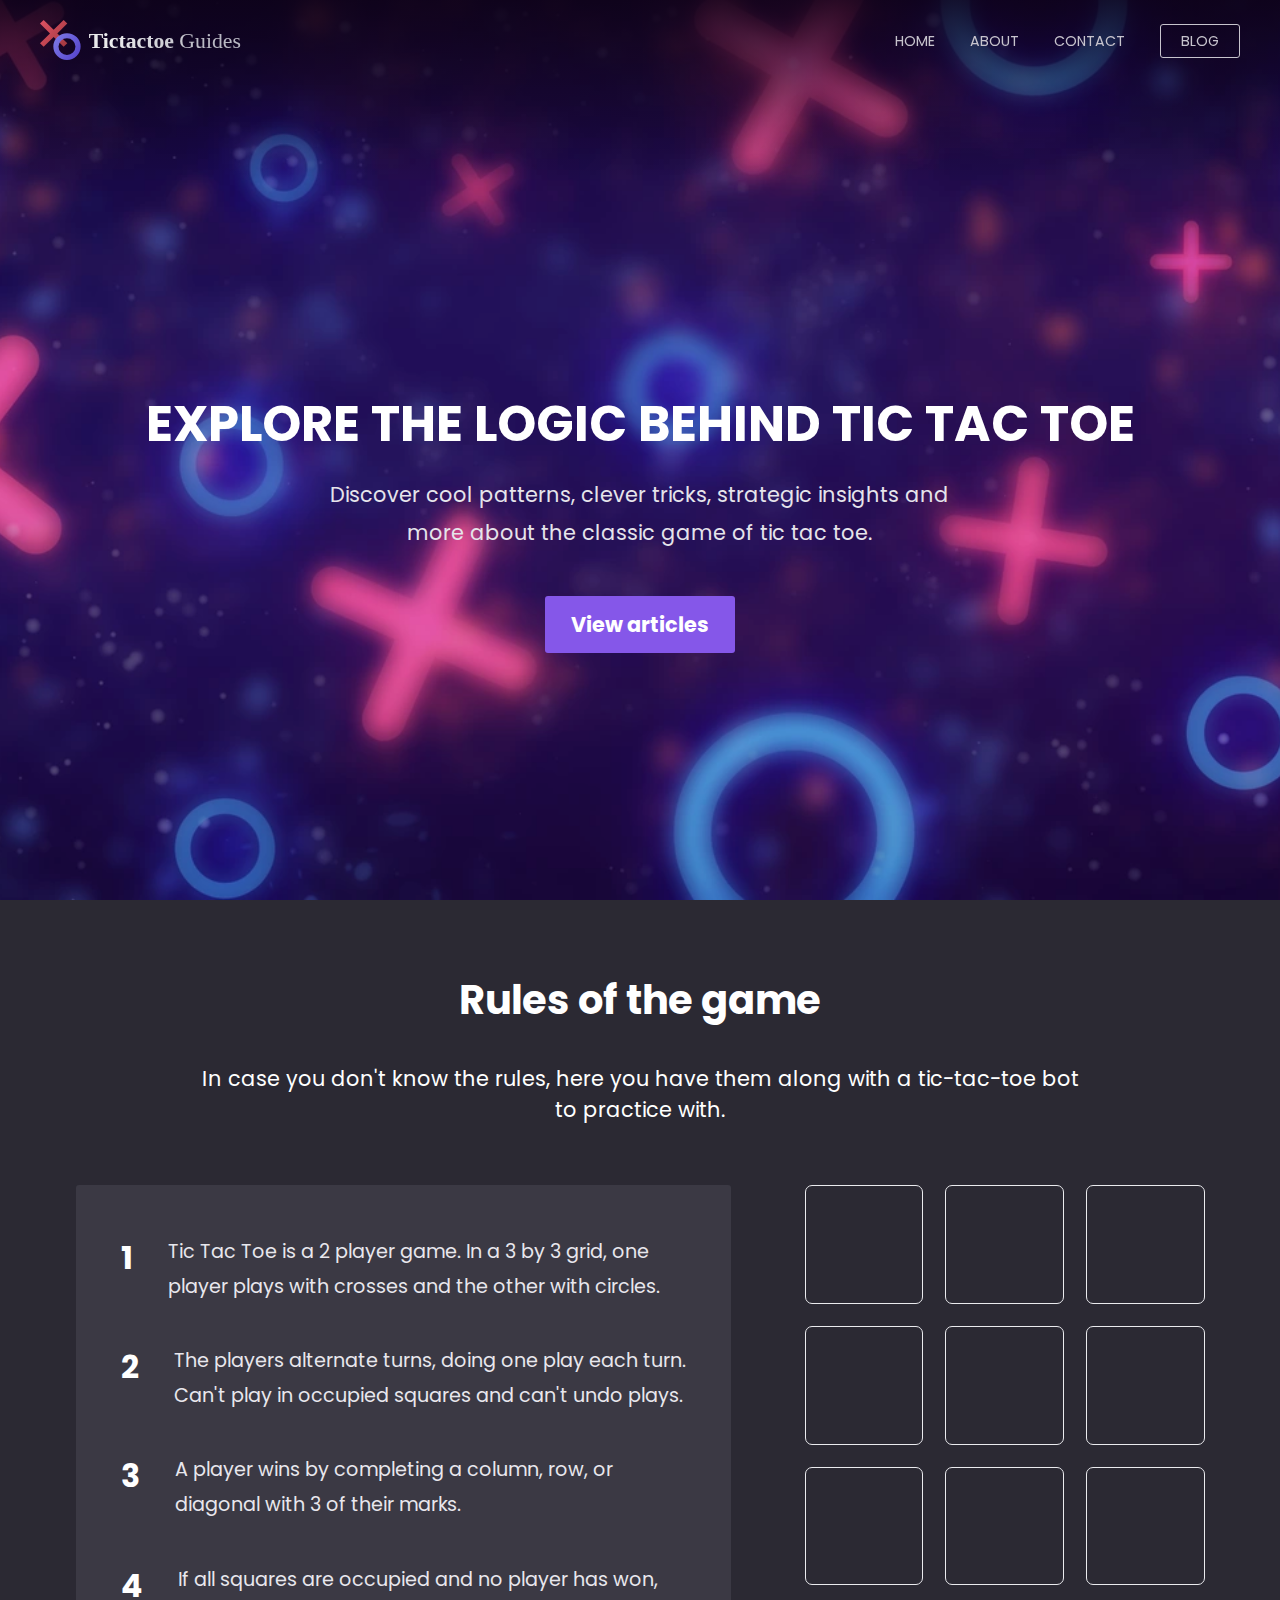
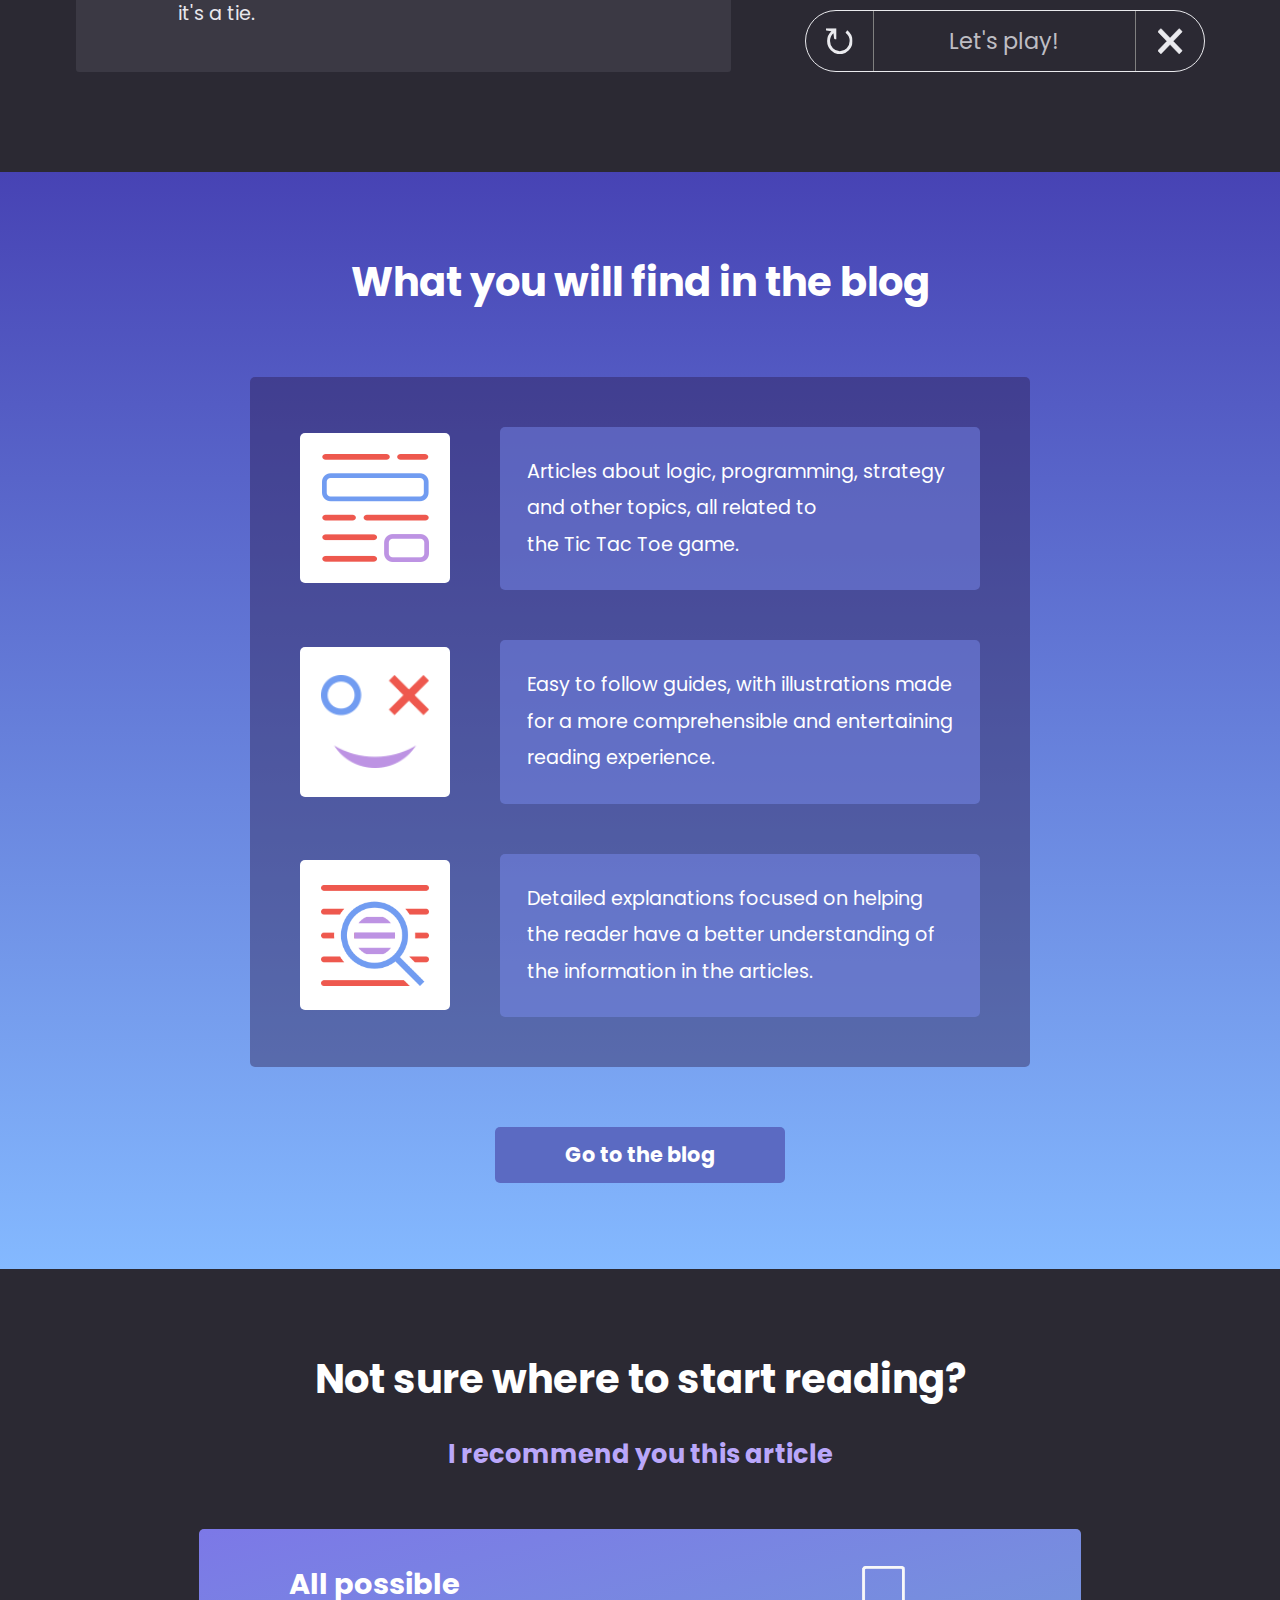
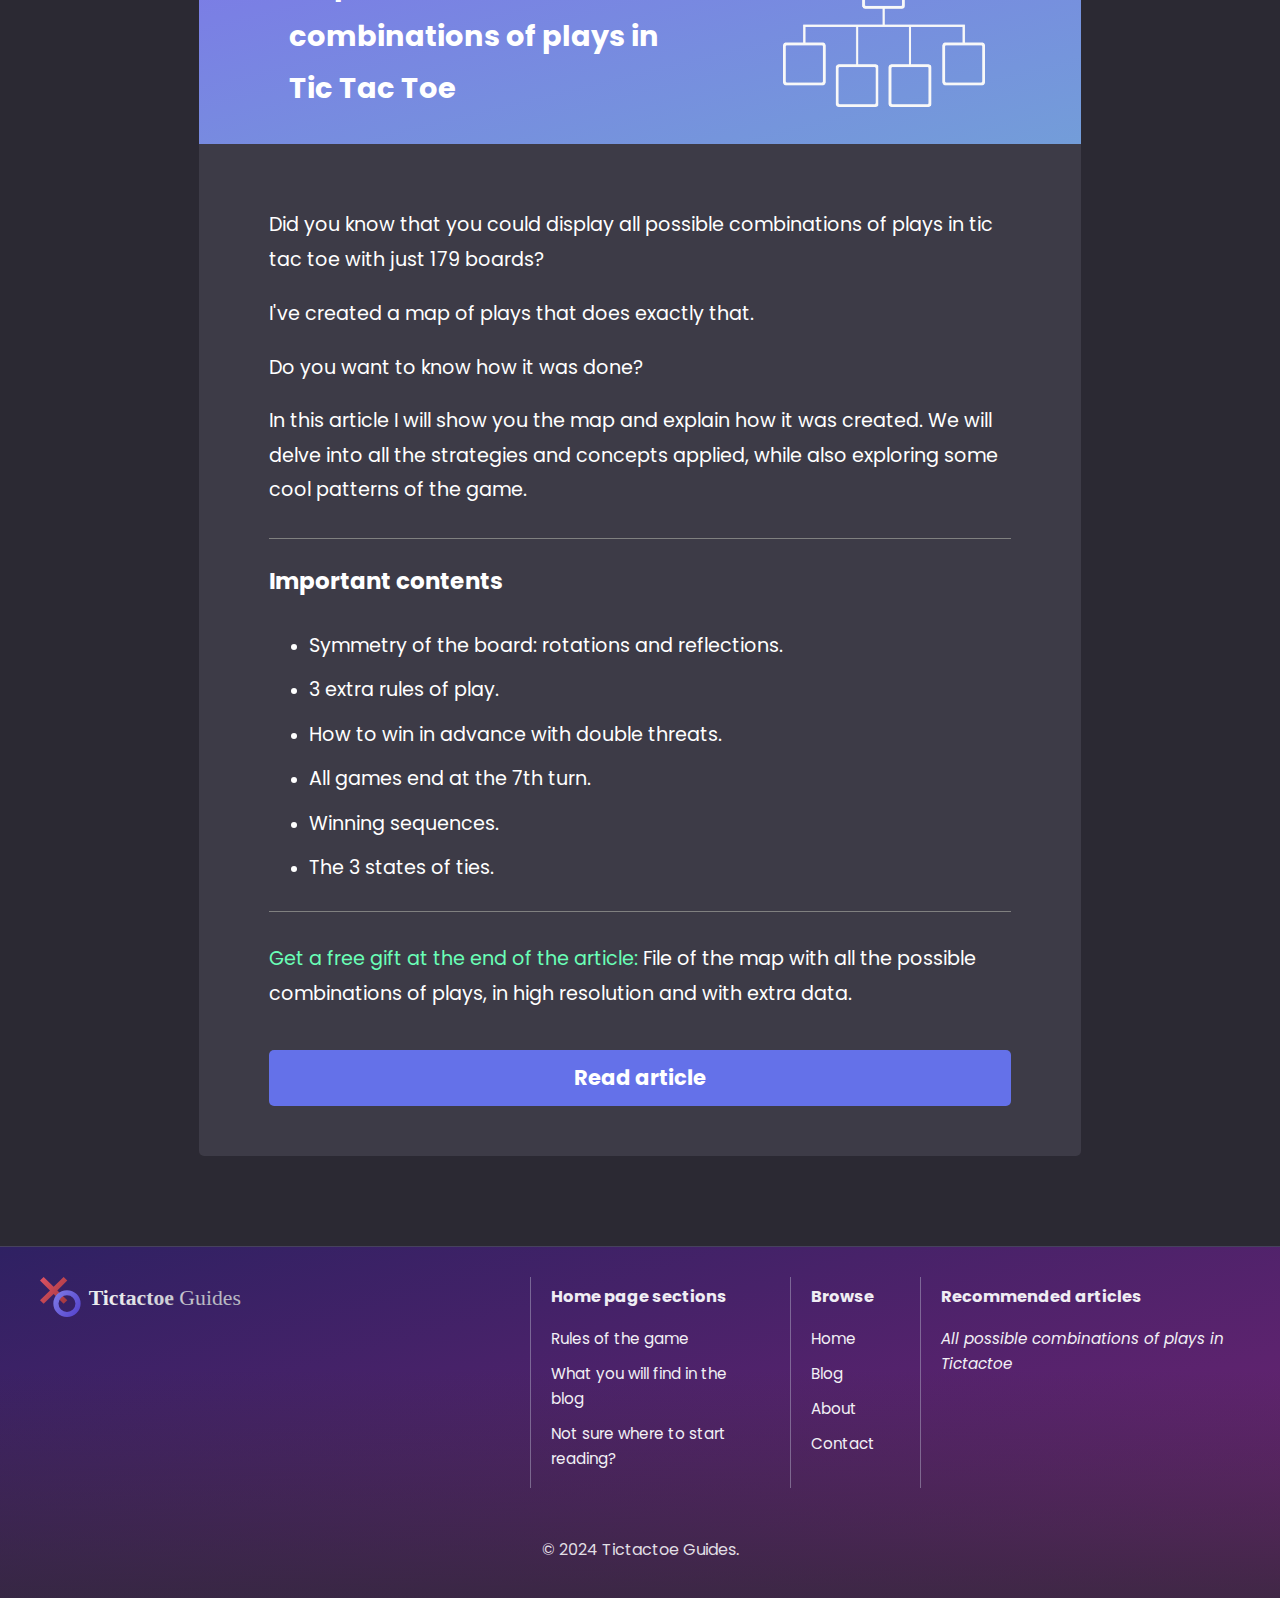
<file: index.html>
<!DOCTYPE html>
<html lang="en">
  <head>
    <title>Home - Tictactoe Guides</title>

    <!--META FOR CHARSET-->
    <meta charset="UTF-8" />
    <!--META FOR VIEWPORT-->
    <meta name="viewport" content="width=device-width, initial-scale=1.0" />
    <!--ICON-->
    <link rel="icon" type="image/x-icon" href="assets(2)/Logo-9.webp" />
    <!--FONTS-->
    <link rel="preload stylesheet" as="style" href="fonts/fonts.css" />
    <!--SCRIPTS-->
    <!--STYLES-->
    <link
      rel="preload stylesheet"
      as="style"
      href="styles/homePage/heroSection.css"
    />
    <link rel="preload stylesheet" as="style" href="styles/navPrimary.css" />
    <link
      rel="preload"
      href="styles/footerStyle.css"
      as="style"
      fetchpriority="low"
      onload="this.onload=null;this.rel='stylesheet'"
    />
    <noscript><link rel="stylesheet" href="styles/footerStyle.css" /></noscript>
    <link rel="stylesheet" href="styles/homePage/section2.css" />
    <link rel="stylesheet" href="styles/homePage/section3.css" />
    <link rel="stylesheet" href="styles/homePage/section4.css" />
  </head>

  <body style="margin: 0px">
    <script src="scripts/header.js"></script>
    <main>
      <section id="heroSection">
        <div id="heroSectionDarker"></div>
        <img
          fetchpriority="high"
          src="assets(2)/Tictactoe-blog-landing-page-3 (compressed).webp"
          alt="Background image of the landing page"
        />

        <!--Code for scrollevents-->
        <script src="scripts/scrollEvents.js" async></script>
        <!--Code for scrollevents-->

        <div id="heroSectionTopShadow"></div>
        <div id="heroSectionCenter">
          <h1>
            EXPLORE THE LOGIC BEHIND
            <span style="text-wrap: nowrap">TIC TAC TOE</span>
          </h1>
          <p>
            Discover cool patterns, clever tricks, strategic insights and more
            about the classic game of
            <span style="text-wrap: nowrap">tic tac toe</span>.
          </p>
          <a href="blogArticles.html">View articles</a>
        </div>
      </section>

      <!--SECTION 2 ###############################################################-->

      <section id="section2">
        <header>
          <h2>Rules of the game</h2>
          <p>
            In case you don't know the rules, here you have them along with a
            <span style="text-wrap: nowrap">tic-tac-toe</span> bot
            <span style="text-wrap: nowrap">to practice with.</span>
          </p>
        </header>
        <div id="rulesAndBoard"></div>
        <ol>
          <li>
            <p class="ruleNumber">1</p>
            <p class="ruleP">
              Tic Tac Toe is a 2 player game. In a 3 by 3 grid, one player plays
              with crosses and the other with circles.
            </p>
          </li>
          <li>
            <p class="ruleNumber">2</p>
            <p class="ruleP">
              The players alternate turns, doing one play each turn. Can't play
              in occupied squares and can't undo plays.
            </p>
          </li>
          <li>
            <p class="ruleNumber">3</p>
            <p class="ruleP">
              A player wins by completing a column, row, or diagonal with 3 of
              their marks.
            </p>
          </li>
          <li>
            <p class="ruleNumber">4</p>
            <p class="ruleP">
              If all squares are occupied and no player has won,
              <span style="text-wrap: nowrap">it's a tie.</span>
            </p>
          </li>
        </ol>

        <!--Code for game station-->
        <script src="scripts/boardCode.js" defer></script>
        <script src="scripts/gameCode.js" defer></script>
        <!--Code for game station-->

        <div id="gameStation">
          <div id="gameBoard">
            <div class="cell" id="c0" onclick="makePlay(0)"></div>
            <div class="cell" id="c1" onclick="makePlay(1)"></div>
            <div class="cell" id="c2" onclick="makePlay(2)"></div>
            <div class="cell" id="c3" onclick="makePlay(3)"></div>
            <div class="cell" id="c4" onclick="makePlay(4)"></div>
            <div class="cell" id="c5" onclick="makePlay(5)"></div>
            <div class="cell" id="c6" onclick="makePlay(6)"></div>
            <div class="cell" id="c7" onclick="makePlay(7)"></div>
            <div class="cell" id="c8" onclick="makePlay(8)"></div>
          </div>
          <div id="gameBanner">
            <button id="resetButton" onclick="resetButton()">
              <img
                src="assets(2)/reset-board-button.svg"
                alt="Reset symbol: a circle arrow"
              />
            </button>
            <p>Let's play!</p>
            <button id="switch1" class="switchButton" onclick="switchButton()">
              <img src="assets(2)/switch-button-x.svg" alt="Player X symbol" />
            </button>
          </div>
        </div>
      </section>

      <!--SECTION 3 ###############################################################-->

      <section id="section3">
        <header>
          <h2>
            What you will find in
            <span style="text-wrap: nowrap">the blog</span>
          </h2>
        </header>
        <div id="blogPointsTable">
          <div class="blogPoint">
            <div class="section3ImgDiv">
              <img
                src="assets(2)/Img-1(5)-Articles.webp"
                alt="Illustration of text and blocks"
              />
            </div>
            <p>
              Articles about logic, programming, strategy and other topics, all
              related to
              <span style="text-wrap: nowrap"> the Tic Tac Toe game.</span>
            </p>
          </div>
          <div class="blogPoint">
            <div class="section3ImgDiv">
              <img
                src="assets(2)/Img-2(3)-Articles.webp"
                alt="Smiley face with a cross and a circle"
              />
            </div>
            <p>
              Easy to follow guides, with illustrations made for a more
              comprehensible and entertaining
              <span style="text-wrap: nowrap"> reading experience.</span>
            </p>
          </div>
          <div class="blogPoint">
            <div class="section3ImgDiv">
              <img
                src="assets(2)/Img-3(4)-Articles.webp"
                alt="A block of text and a magnifying glass"
              />
            </div>
            <p>
              Detailed explanations focused on helping the reader have a better
              understanding of the information<span style="text-wrap: nowrap">
                in the articles.</span
              >
            </p>
          </div>
        </div>
        <a href="blogArticles.html">Go to the blog</a>
      </section>

      <!--SECTION 4 ###########################################################-->

      <section id="section4">
        <header id="sectionHeader">
          <h2>Not sure where to start reading?</h2>
          <p>I recommend you this article</p>
        </header>
        <article>
          <header>
            <h3>
              <span style="text-wrap: nowrap">All possible </span>
              combinations of plays in
              <span style="text-wrap: nowrap">Tic Tac Toe</span>
            </h3>
            <img
              src="assets(2)/articleCard1(6).webp"
              alt="Illustration of a tree of possibilities"
            />
          </header>
          <p>
            Did you know that you could display all possible combinations of
            plays in tic tac toe with just 179 boards?
          </p>
          <p>I've created a map of plays that does exactly that.</p>
          <p>Do you want to know how it was done?</p>
          <p>
            In this article I will show you the map and explain how it was
            created. We will delve into all the strategies and concepts applied,
            while also exploring some cool patterns of the game.
          </p>
          <h4>Important contents</h4>
          <ul>
            <li><p>Symmetry of the board: rotations and reflections.</p></li>
            <li><p>3 extra rules of play.</p></li>
            <li><p>How to win in advance with double threats.</p></li>
            <li><p>All games end at the 7th turn.</p></li>
            <li><p>Winning sequences.</p></li>
            <li><p>The 3 states of ties.</p></li>
          </ul>
          <p>
            <span style="color: rgb(106, 255, 183)"
              >Get a free gift at the end of the article:</span
            >
            File of the map with all the possible combinations of plays, in high
            resolution and with extra data.
          </p>
          <a href="article-1.html">Read article</a>
        </article>
      </section>
    </main>
    <script src="scripts/footer.js"></script>
  </body>
</html>
</file>
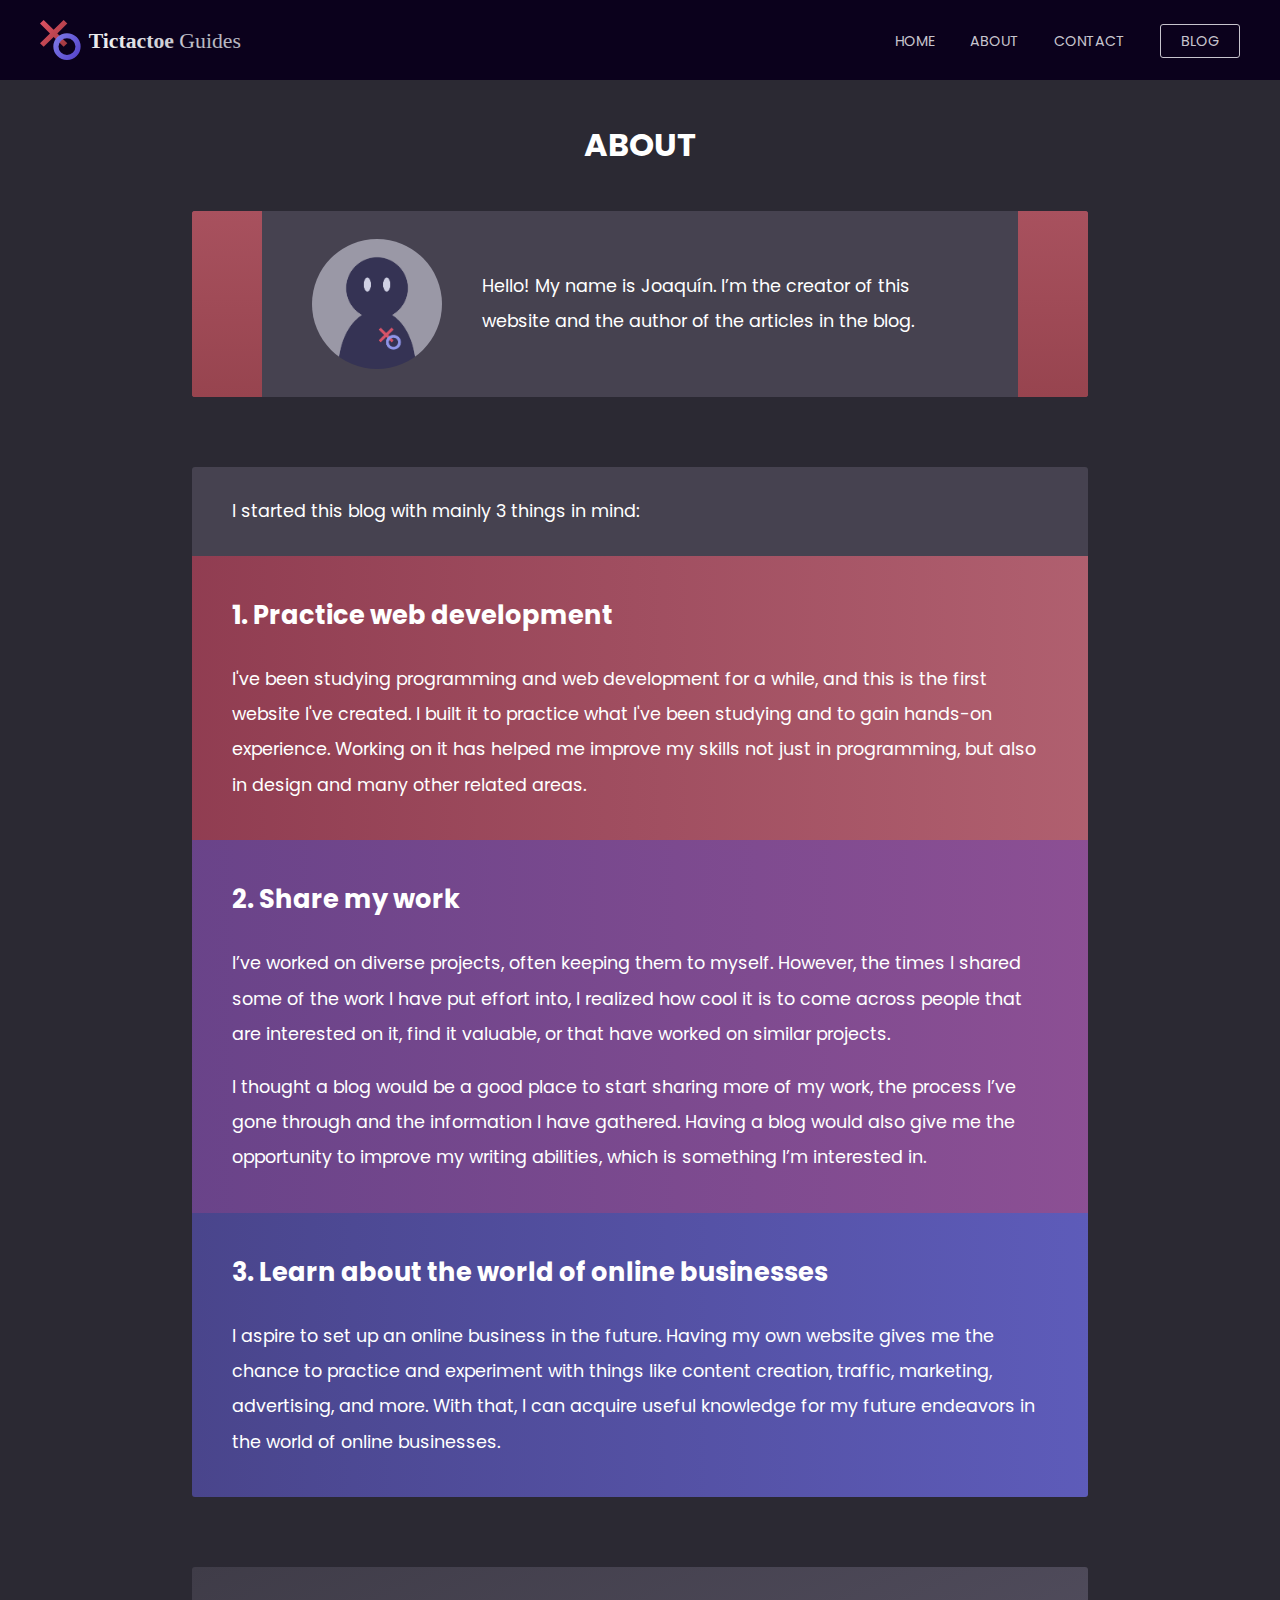
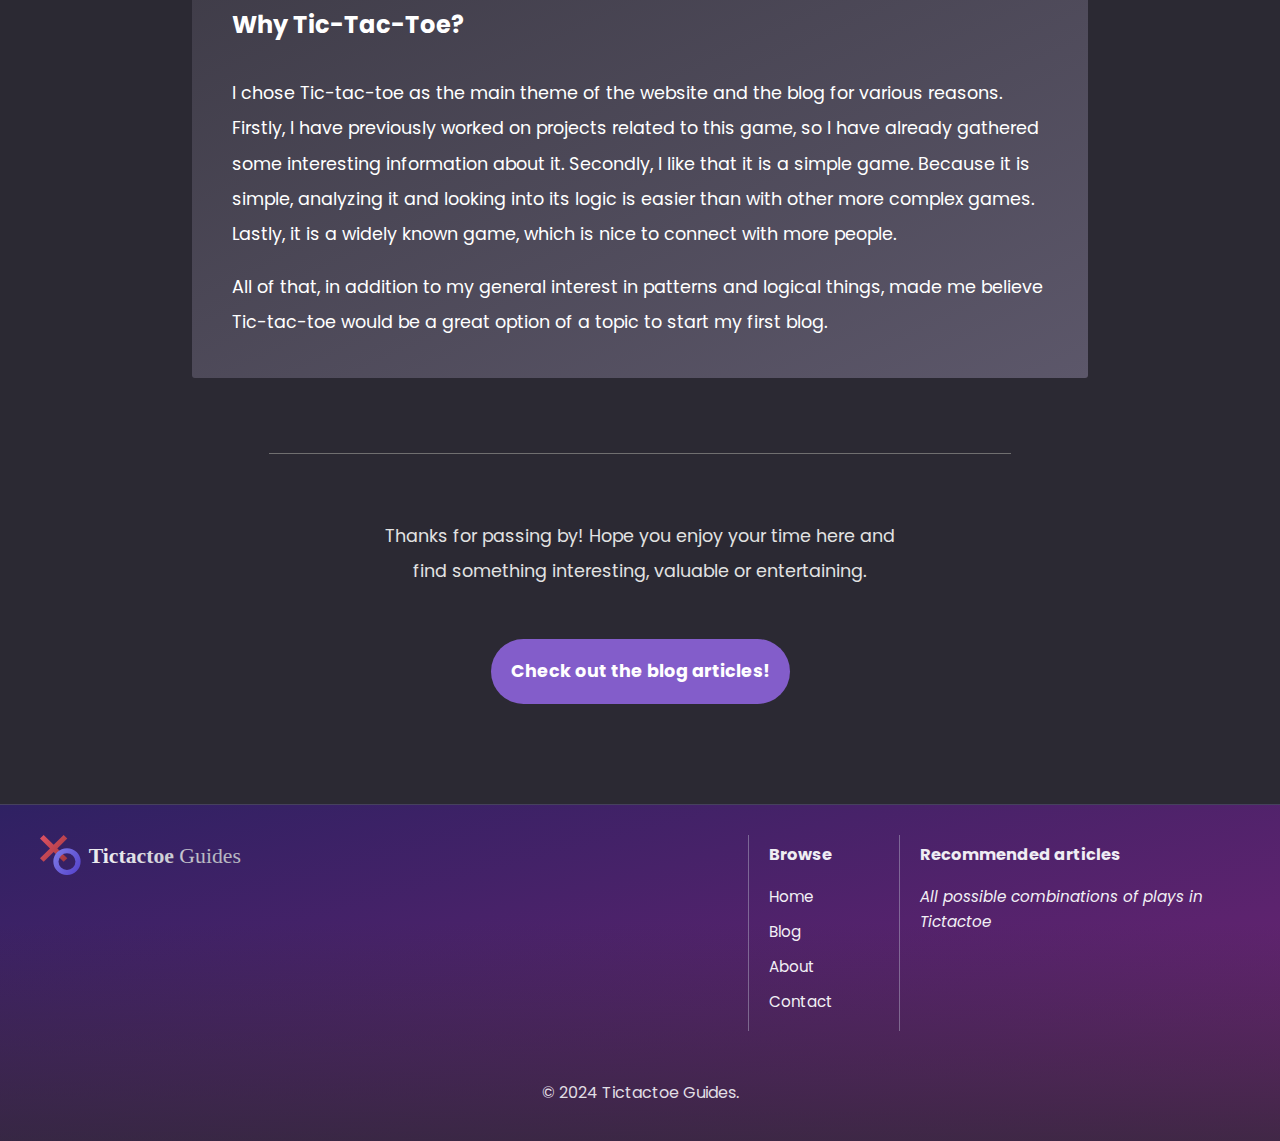
<file: about.html>
<!DOCTYPE html>
<html lang="en">
  <head>
    <title>About - Tictactoe Guides</title>

    <!--META FOR CHARSET-->
    <meta charset="UTF-8" />
    <!--META FOR VIEWPORT-->
    <meta name="viewport" content="width=device-width, initial-scale=1.0" />
    <!--ICON-->
    <link rel="icon" type="image/x-icon" href="assets(2)/Logo-9.webp" />
    <!--FONTS-->
    <link rel="preload stylesheet" as="style" href="fonts/fonts.css" />
    <!--SCRIPTS-->
    <!--STYLES-->
    <link
      rel="preload"
      href="styles/footerStyle.css"
      as="style"
      onload="this.onload=null;this.rel='stylesheet'"
    />
    <noscript><link rel="stylesheet" href="styles/footerStyle.css" /></noscript>
    <link rel="preload stylesheet" as="style" href="styles/navPrimary.css" />
    <link rel="stylesheet" href="styles/about.css" />
  </head>
  <body>
    <script src="scripts/header.js"></script>
    <main>
      <section id="aboutSection">
        <header id="aboutHeader">
          <h1>ABOUT</h1>
          <div id="presentationCard">
            <div class="sideDecorator"></div>
            <div id="imgAndText">
              <img
                src="assets(2)/presentationCard(1).webp"
                alt="Profile picture"
              />
              <p>
                Hello! My name is Joaquín. I’m the creator of this website and
                the author of the articles in the blog.
              </p>
            </div>
            <div class="sideDecorator"></div>
          </div>
        </header>
        <div id="aboutInfo">
          <div id="threeReasons">
            <p id="threeReasonsIntro">
              I started this blog with mainly 3
              <span style="text-wrap: nowrap">things in mind</span>:
            </p>
            <ol>
              <li id="li1">
                <h2>1. Practice web development</h2>
                <p>
                  I've been studying programming and web development for a
                  while, and this is the first website I've created. I built it
                  to practice what I've been studying and to gain hands-on
                  experience. Working on it has helped me improve my skills not
                  just in programming, but also in design and many other related
                  areas.
                </p>
              </li>
              <li id="li2">
                <h2>2. Share my work</h2>
                <p>
                  I’ve worked on diverse projects, often keeping them to myself.
                  However, the times I shared some of the work I have put effort
                  into, I realized how cool it is to come across people that are
                  interested on it, find it valuable, or that have worked on
                  similar projects.
                </p>
                <p>
                  I thought a blog would be a good place to start sharing more
                  of my work, the process I’ve gone through and the information
                  I have gathered. Having a blog would also give me the
                  opportunity to improve my writing abilities, which is
                  something I’m interested in.
                </p>
              </li>
              <li id="li3">
                <h2>3. Learn about the world of online businesses</h2>
                <p>
                  I aspire to set up an online business in the future. Having my
                  own website gives me the chance to practice and experiment
                  with things like content creation, traffic, marketing,
                  advertising, and more. With that, I can acquire useful
                  knowledge for my future endeavors in the world of online
                  businesses.
                </p>
              </li>
            </ol>
          </div>
          <div id="whyTTT">
            <h2>Why Tic-Tac-Toe?</h2>
            <p>
              I chose Tic-tac-toe as the main theme of the website and the blog
              for various reasons. Firstly, I have previously worked on projects
              related to this game, so I have already gathered some interesting
              information about it. Secondly, I like that it is a simple game.
              Because it is simple, analyzing it and looking into its logic is
              easier than with other more complex games. Lastly, it is a widely
              known game, which is nice to connect with more people.
            </p>
            <p>
              All of that, in addition to my general interest in patterns and
              logical things, made me believe Tic-tac-toe would be a great
              option of a topic to start my first blog.
            </p>
          </div>
        </div>
        <p id="lastText">
          Thanks for passing by! Hope you enjoy your time here and find
          something interesting, valuable or entertaining.
        </p>
        <a href="blogArticles.html">Check out the blog articles!</a>
      </section>
    </main>
    <script src="scripts/footer.js"></script>
  </body>
</html>
</file>
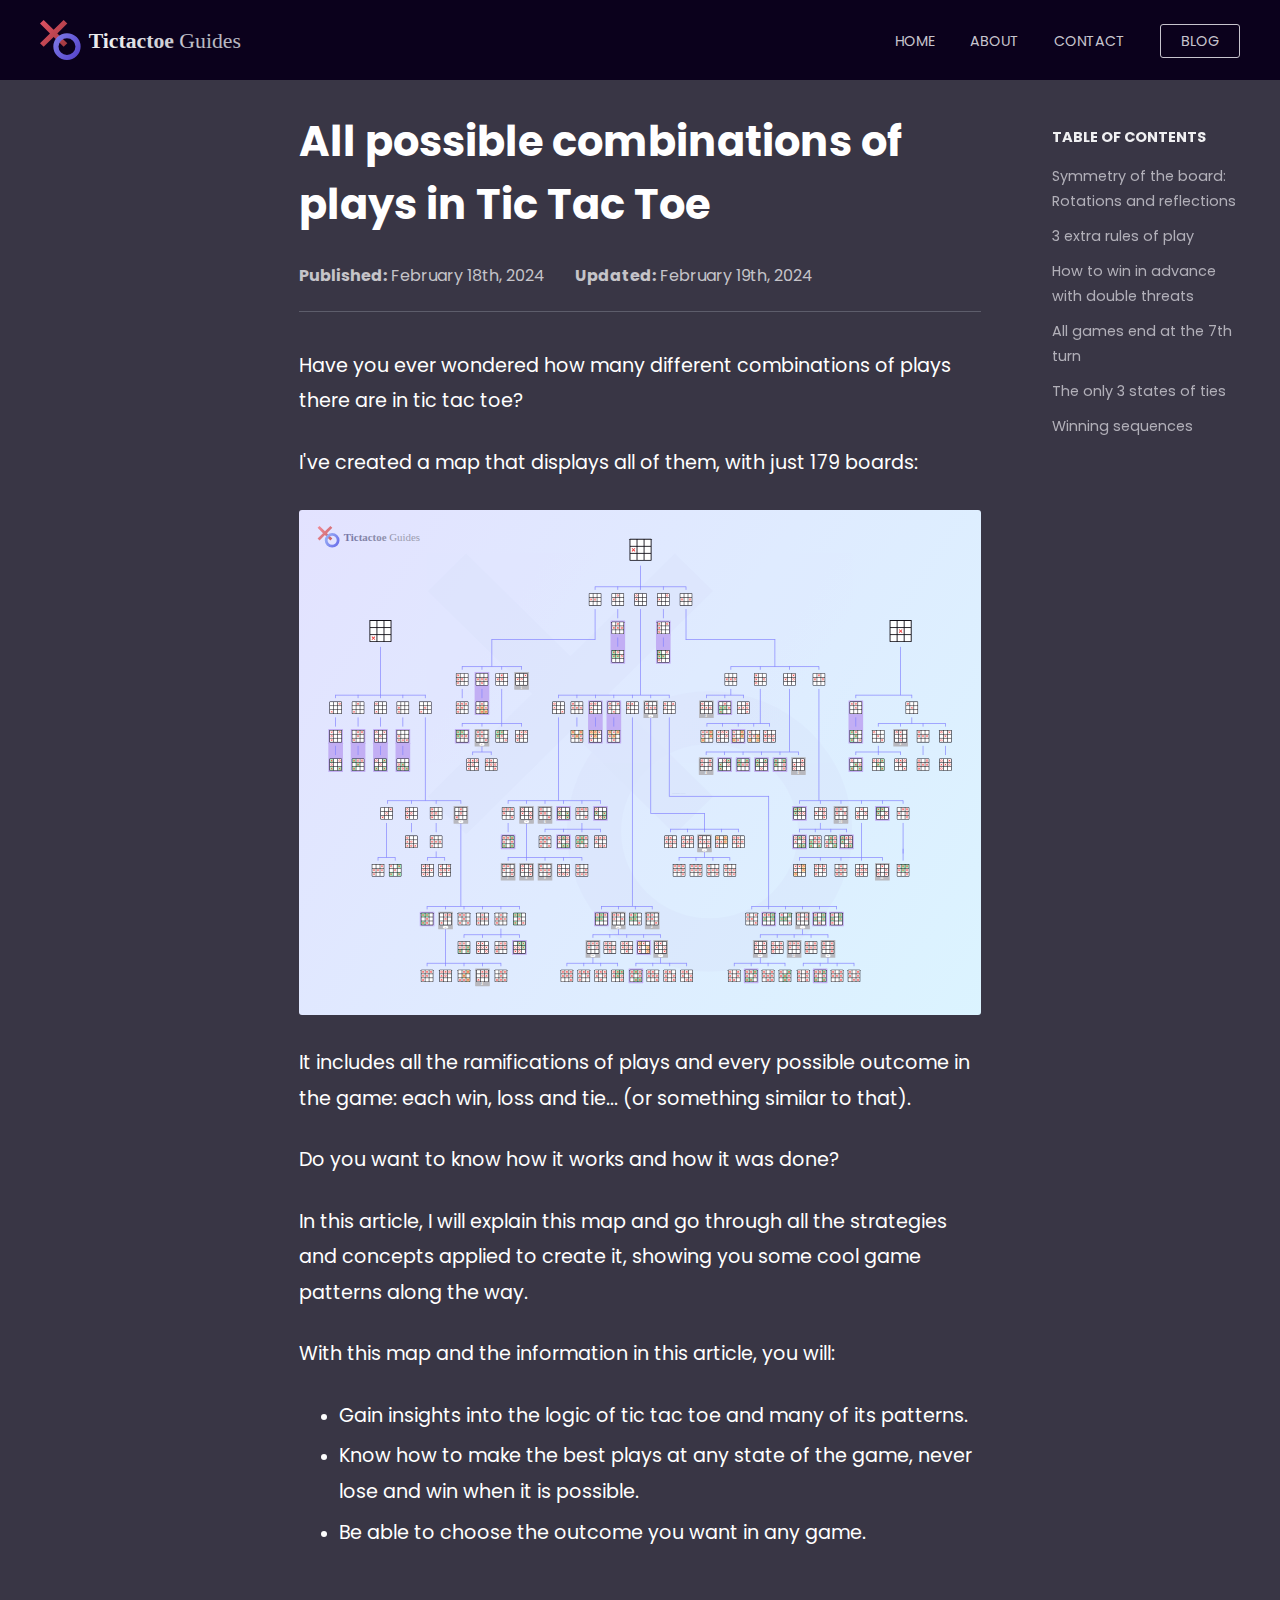
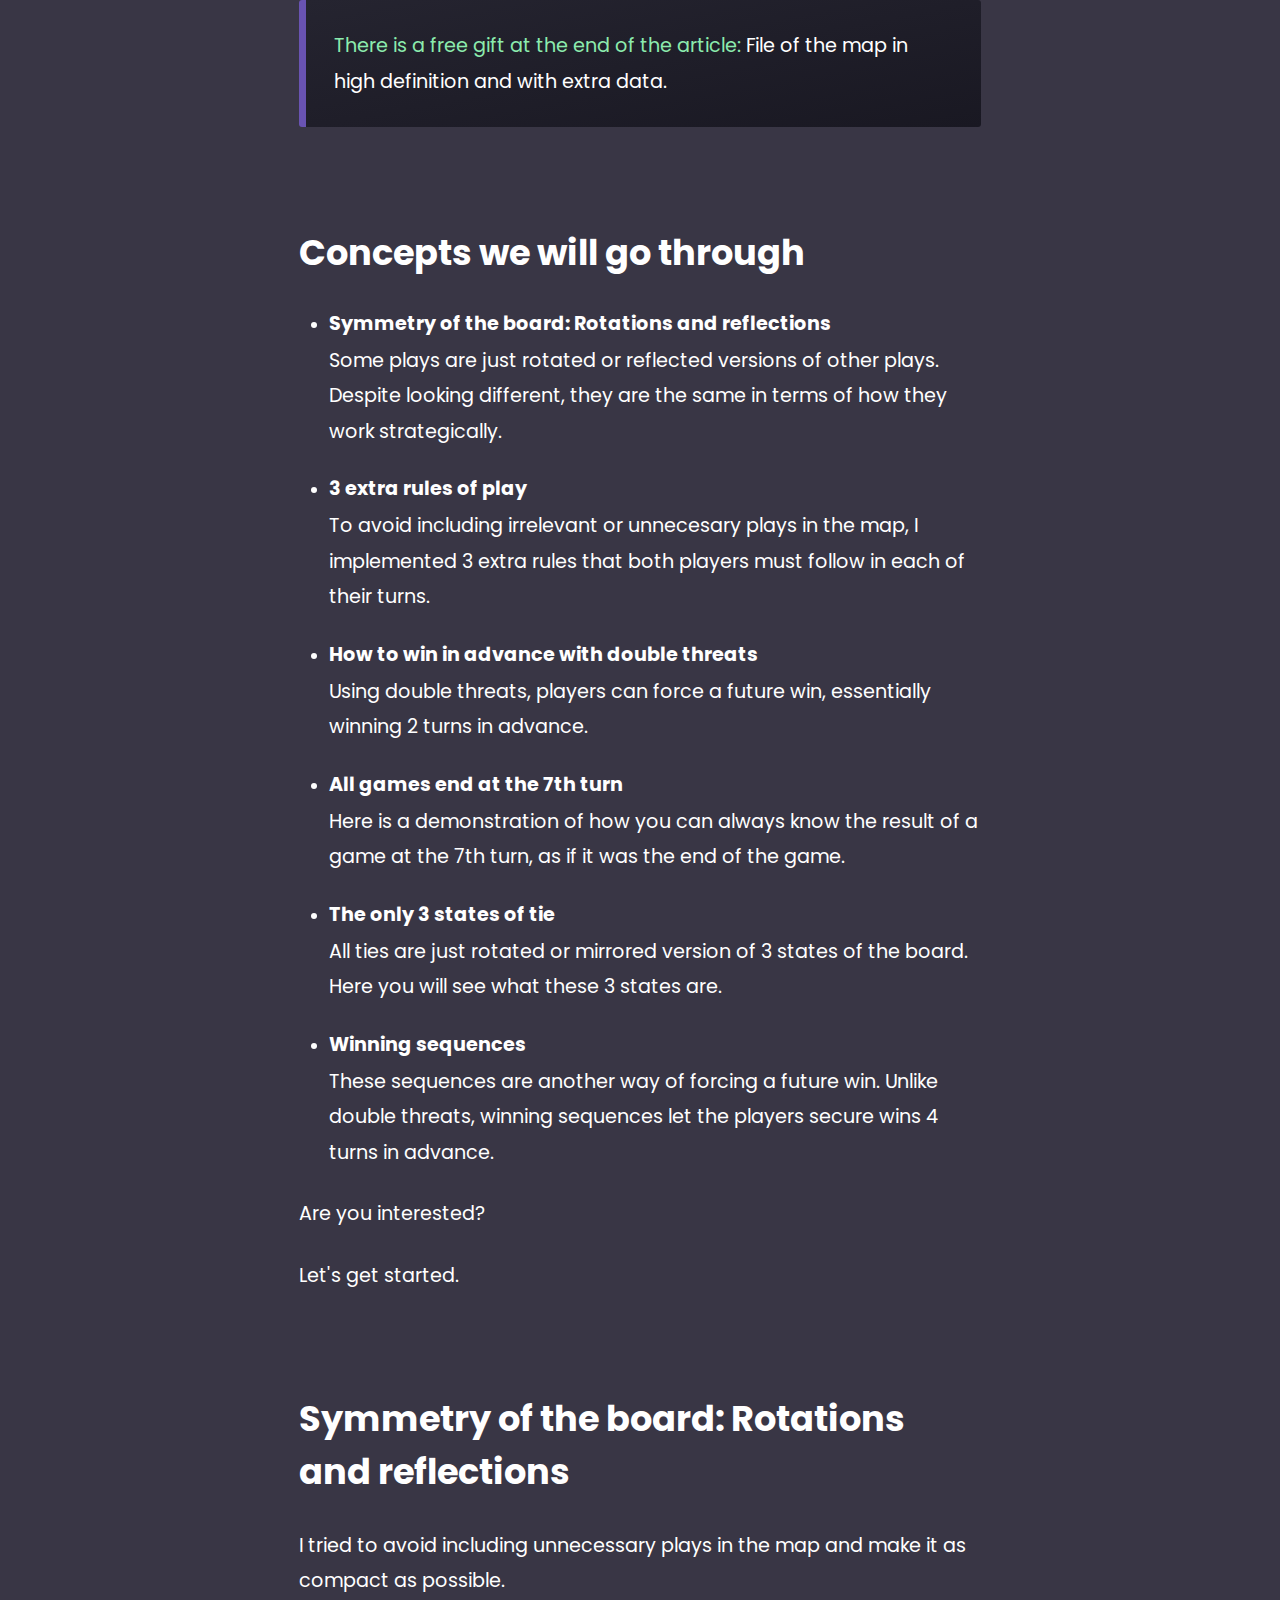
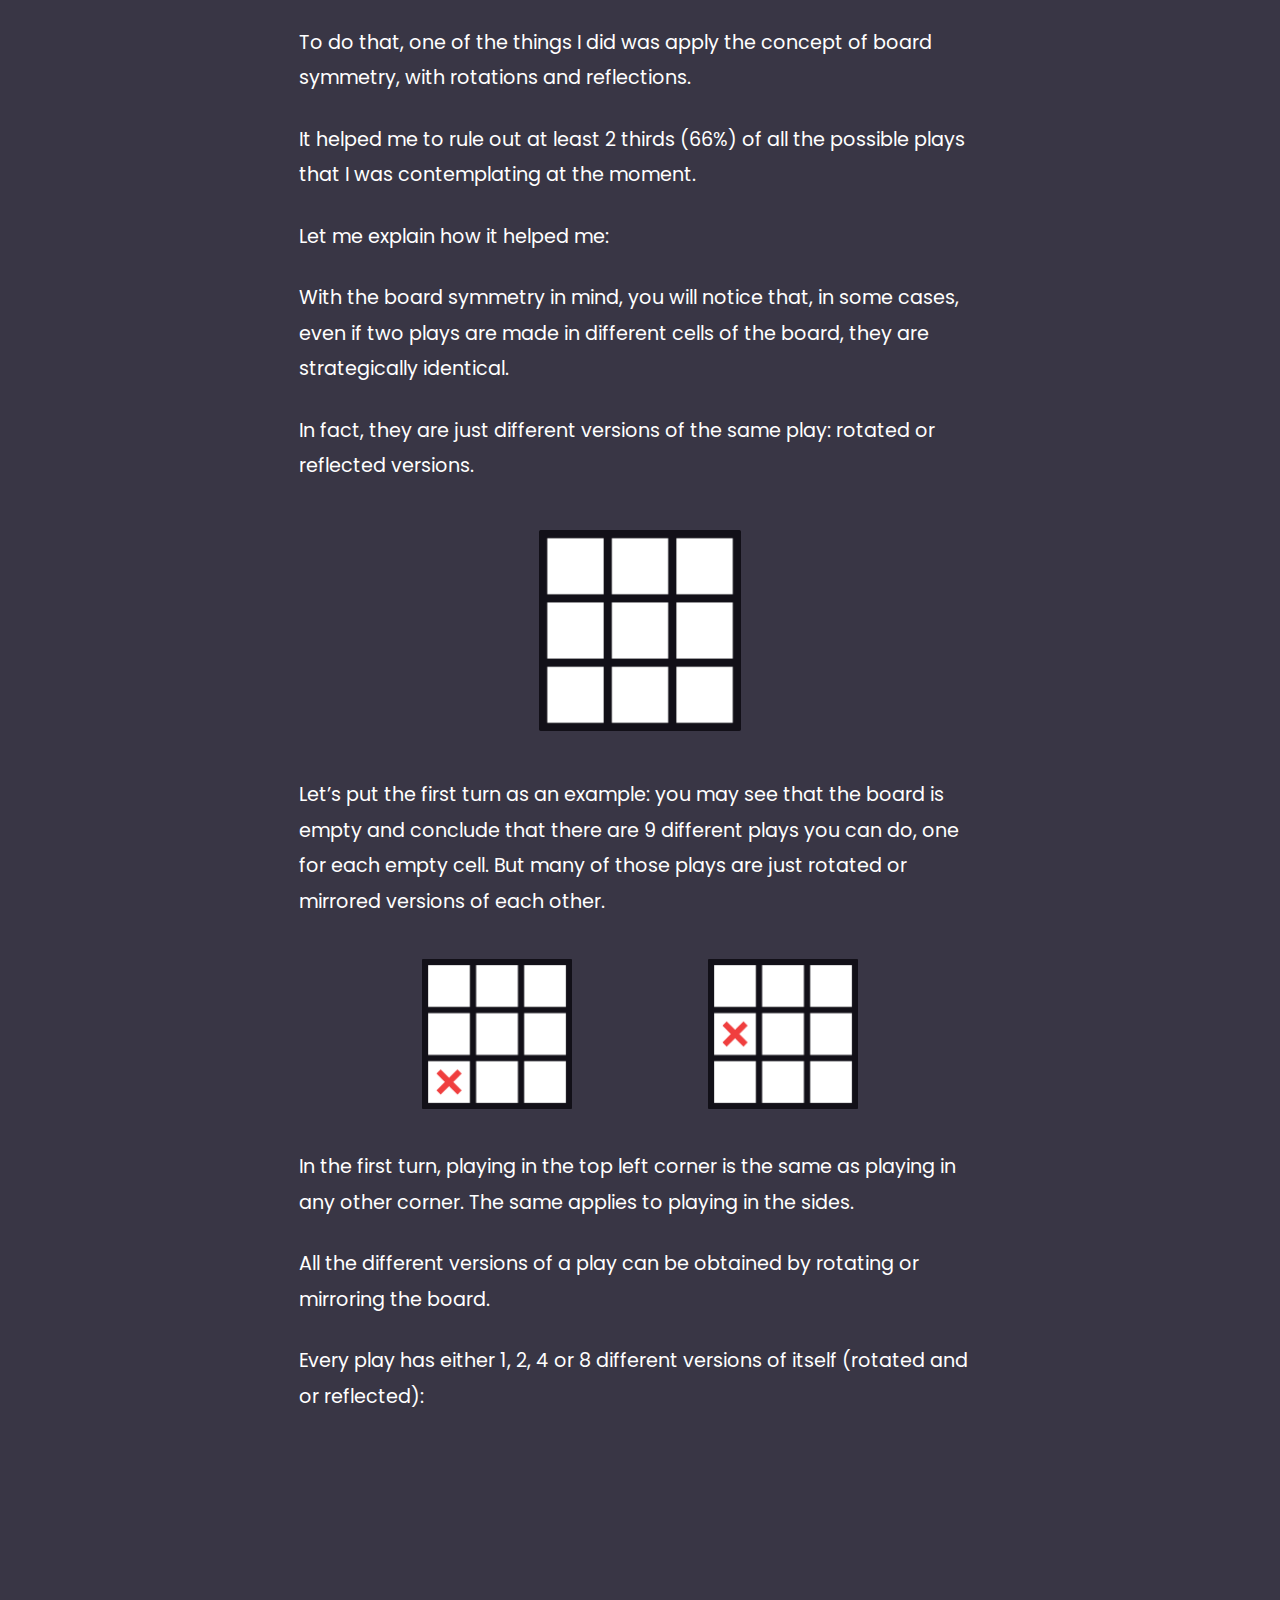
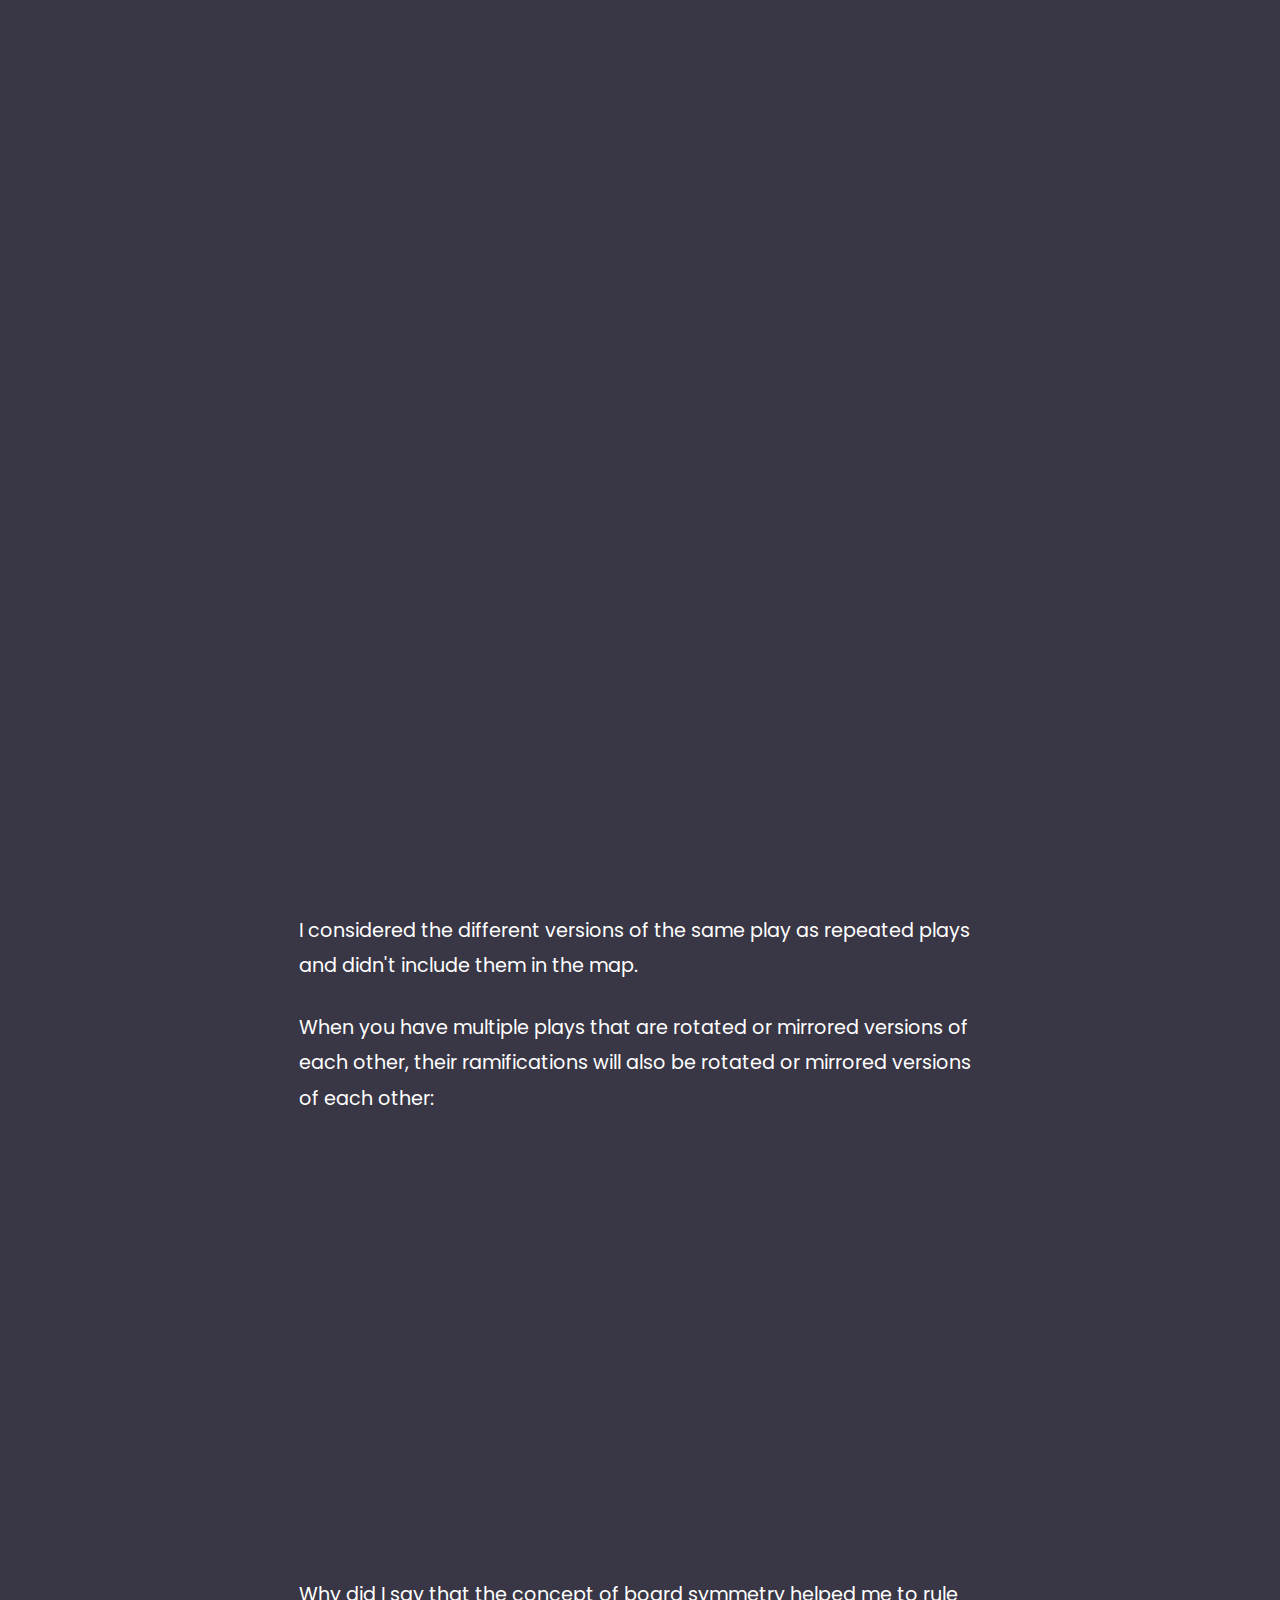
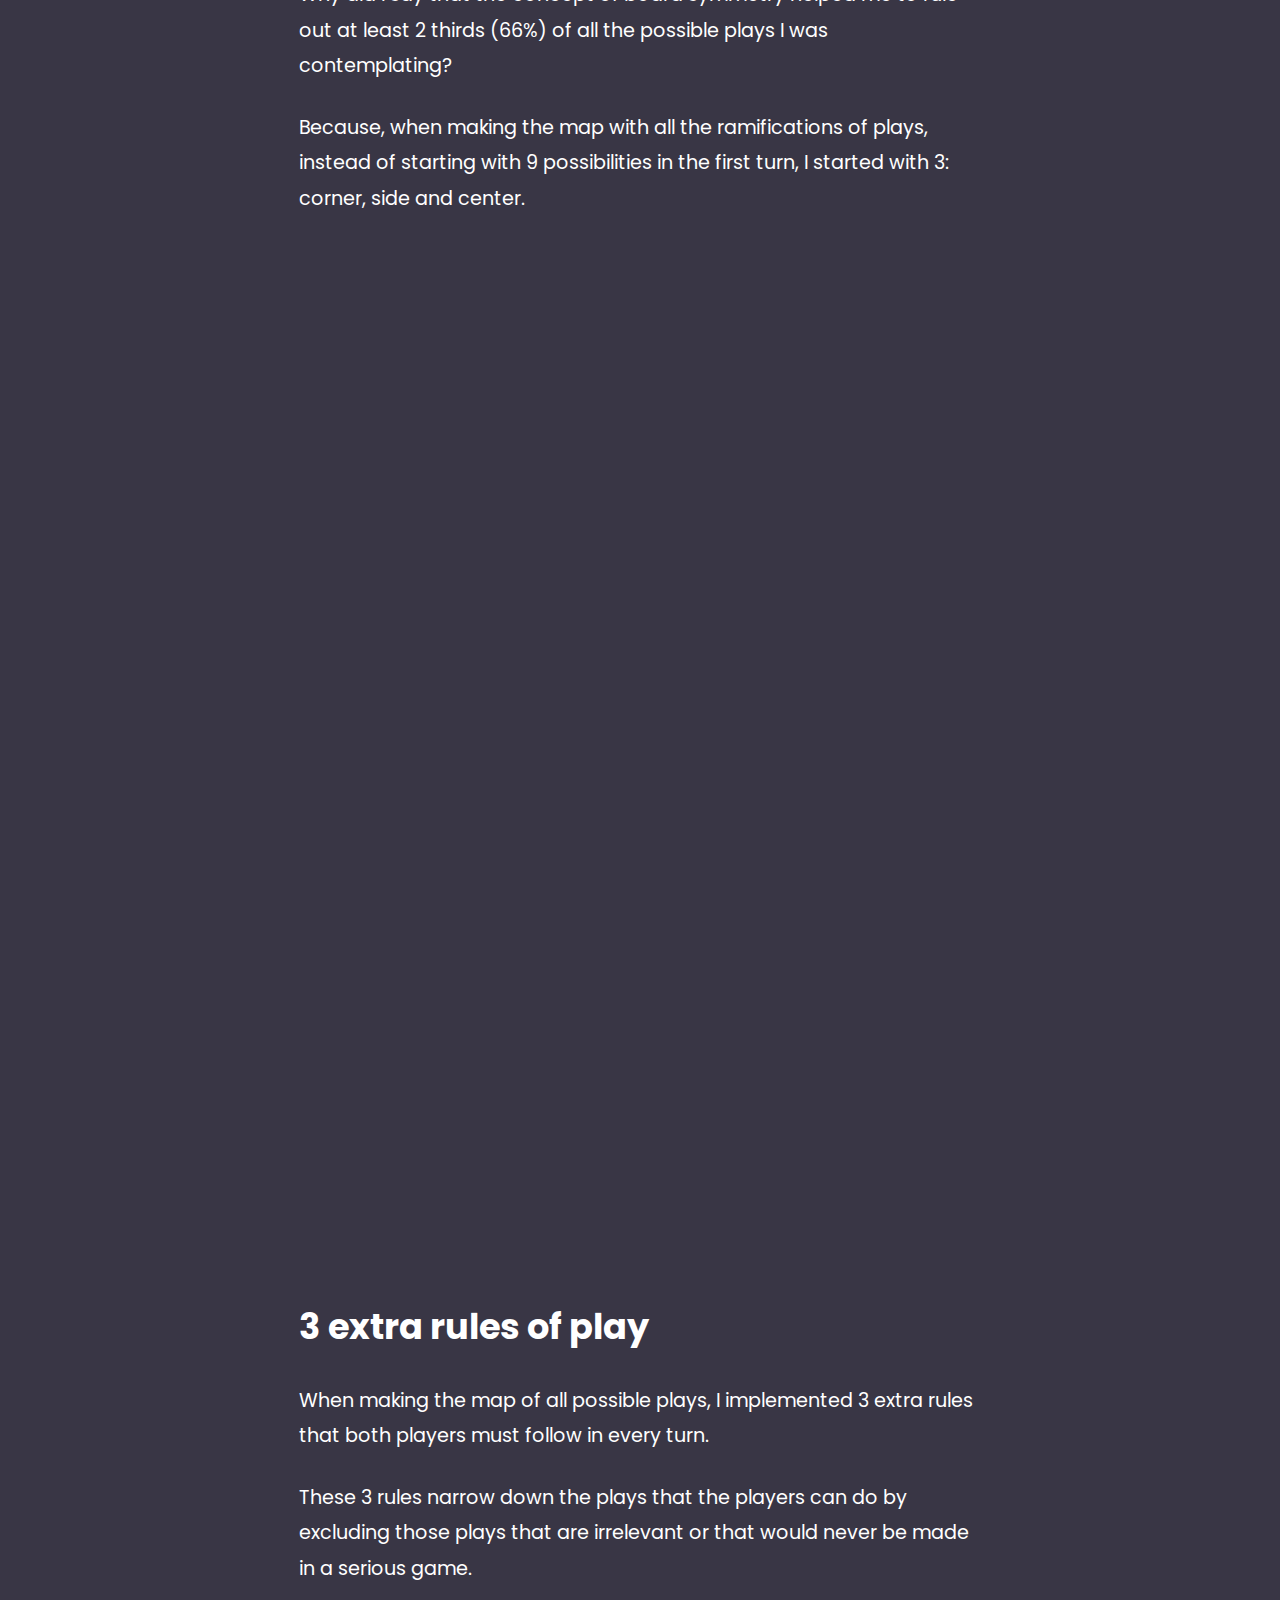
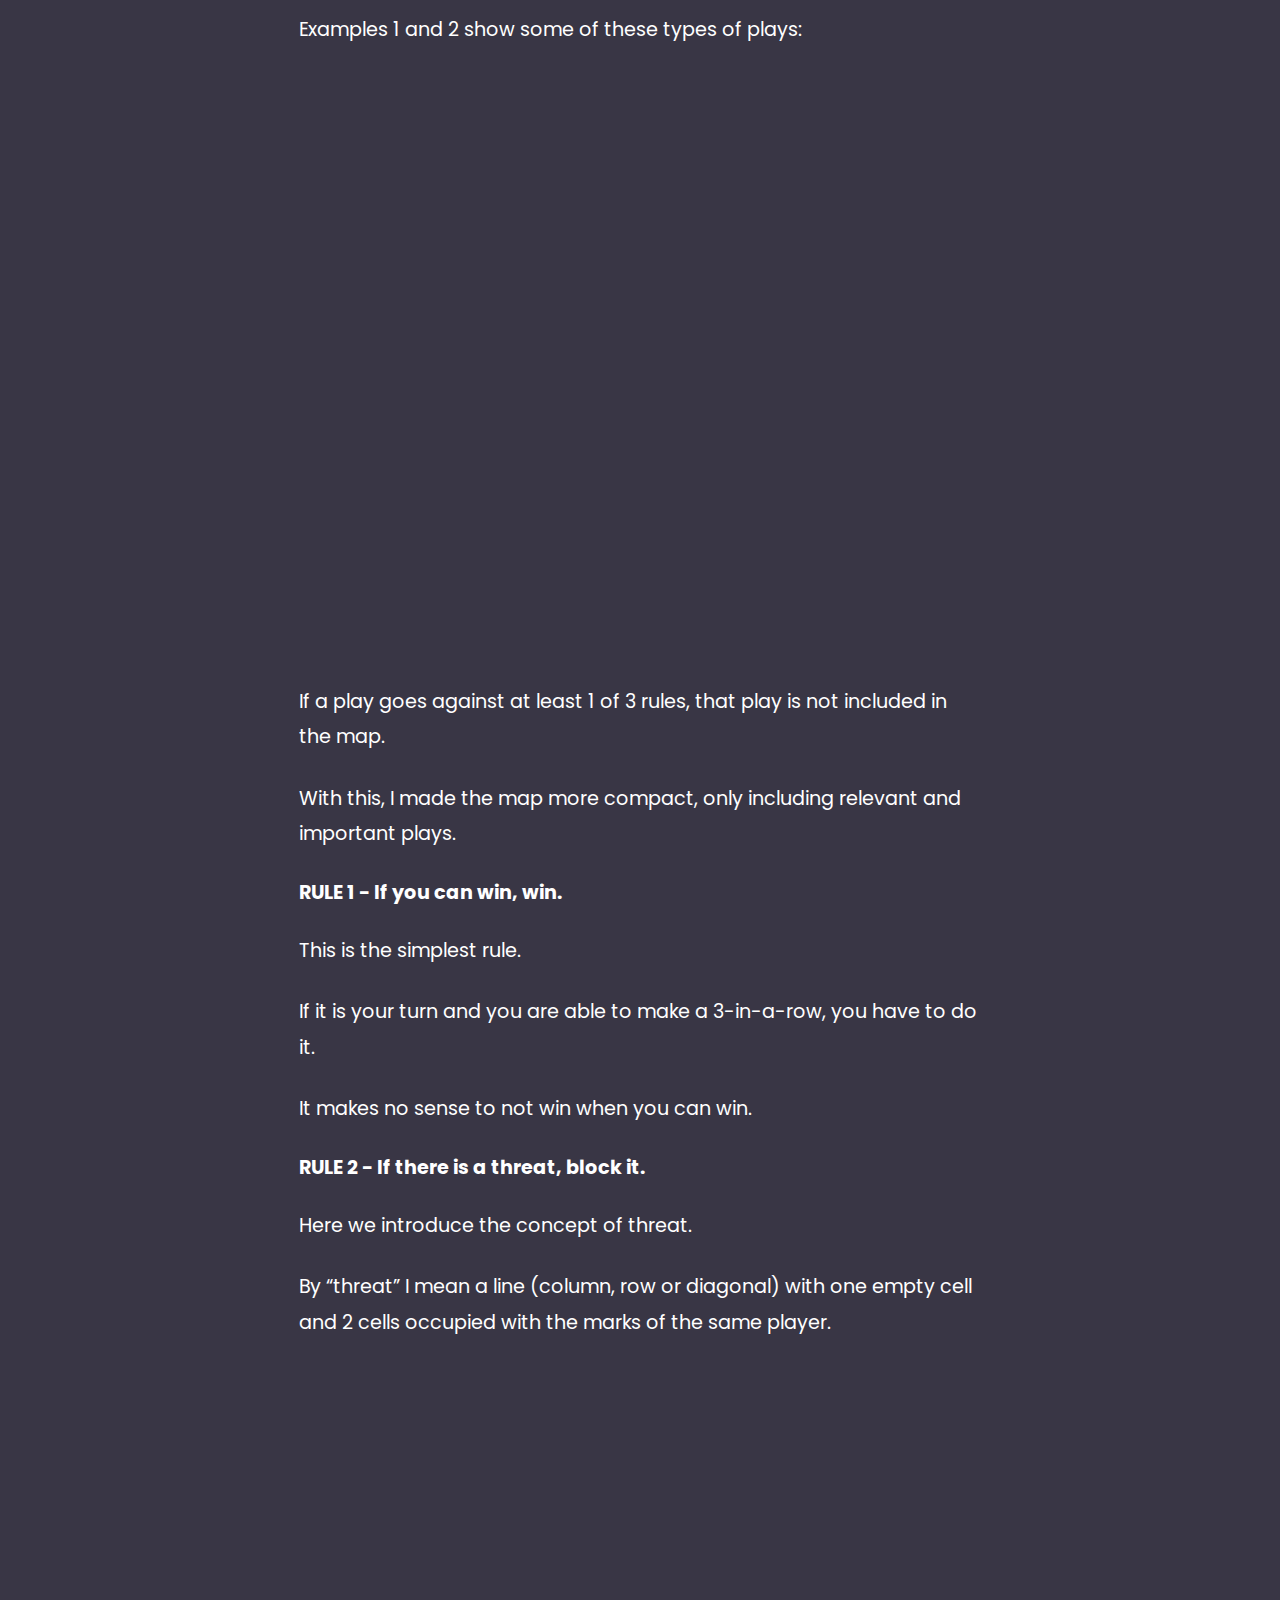
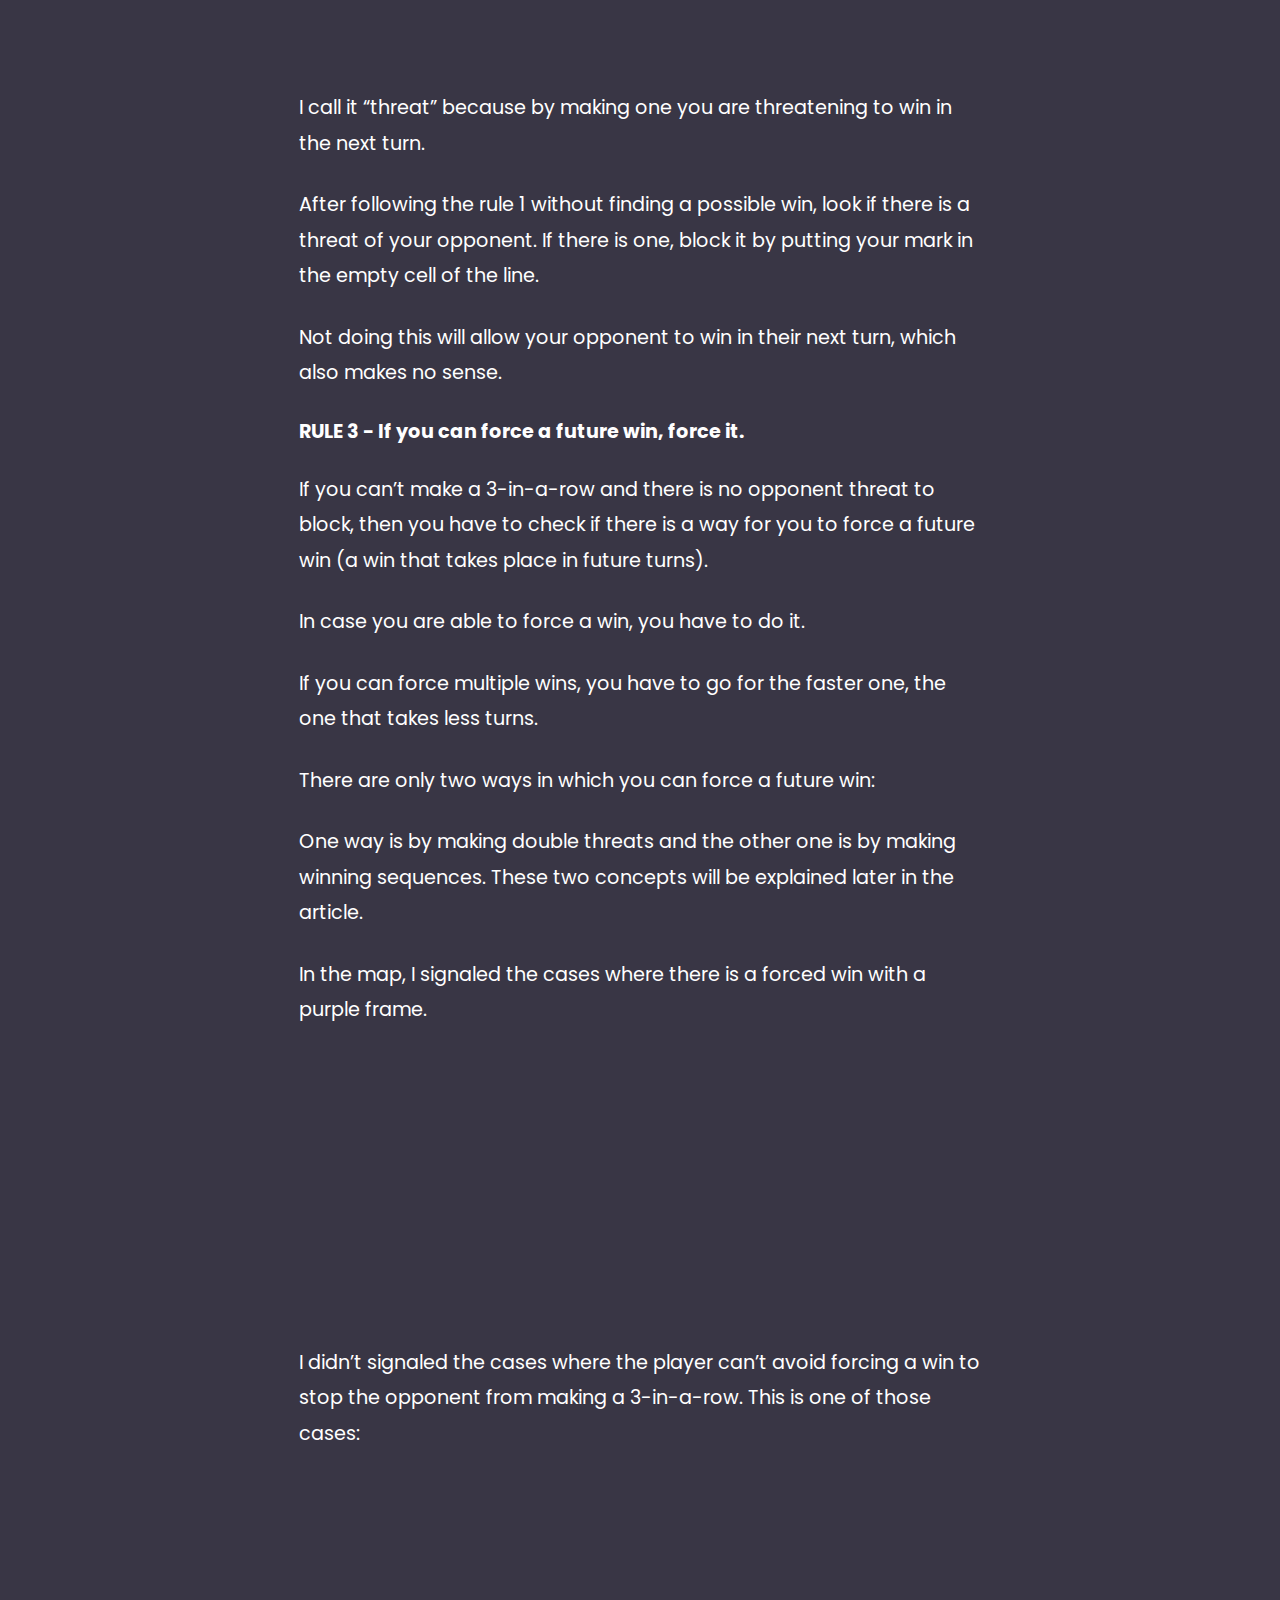
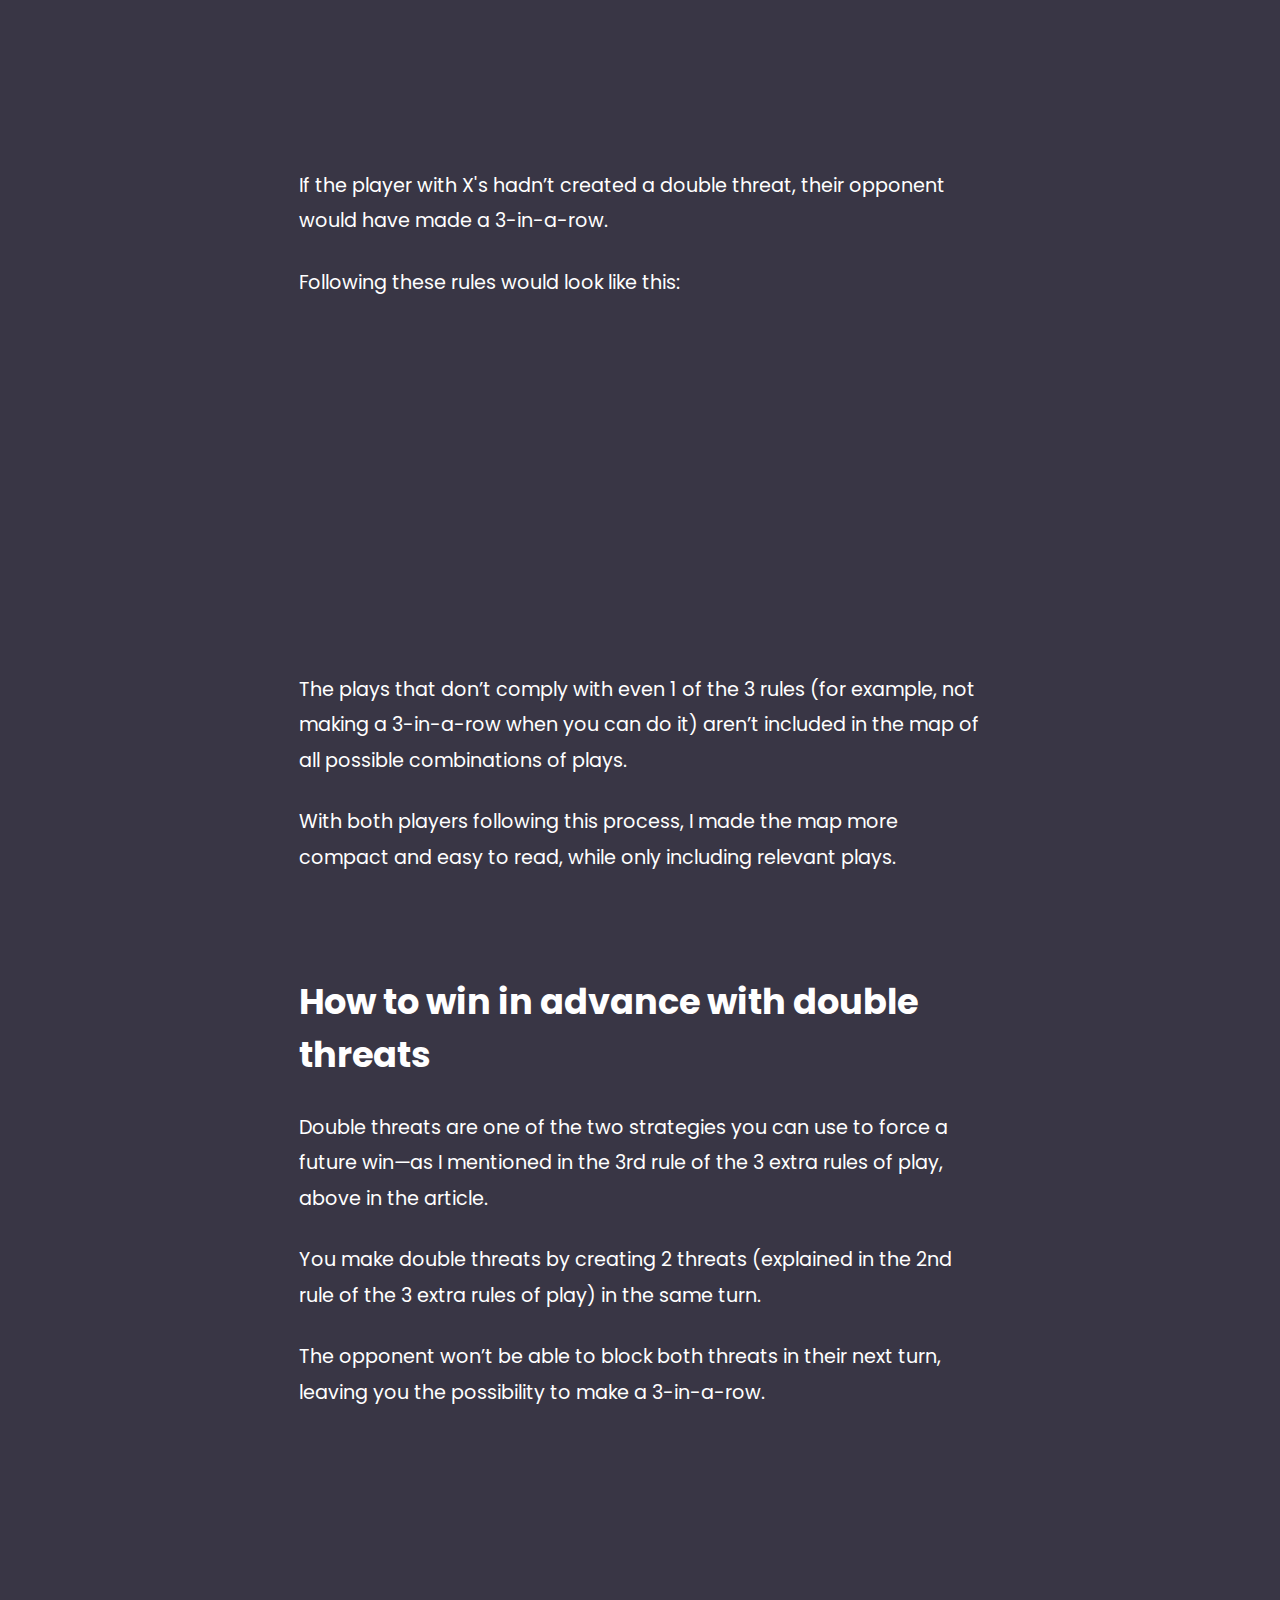
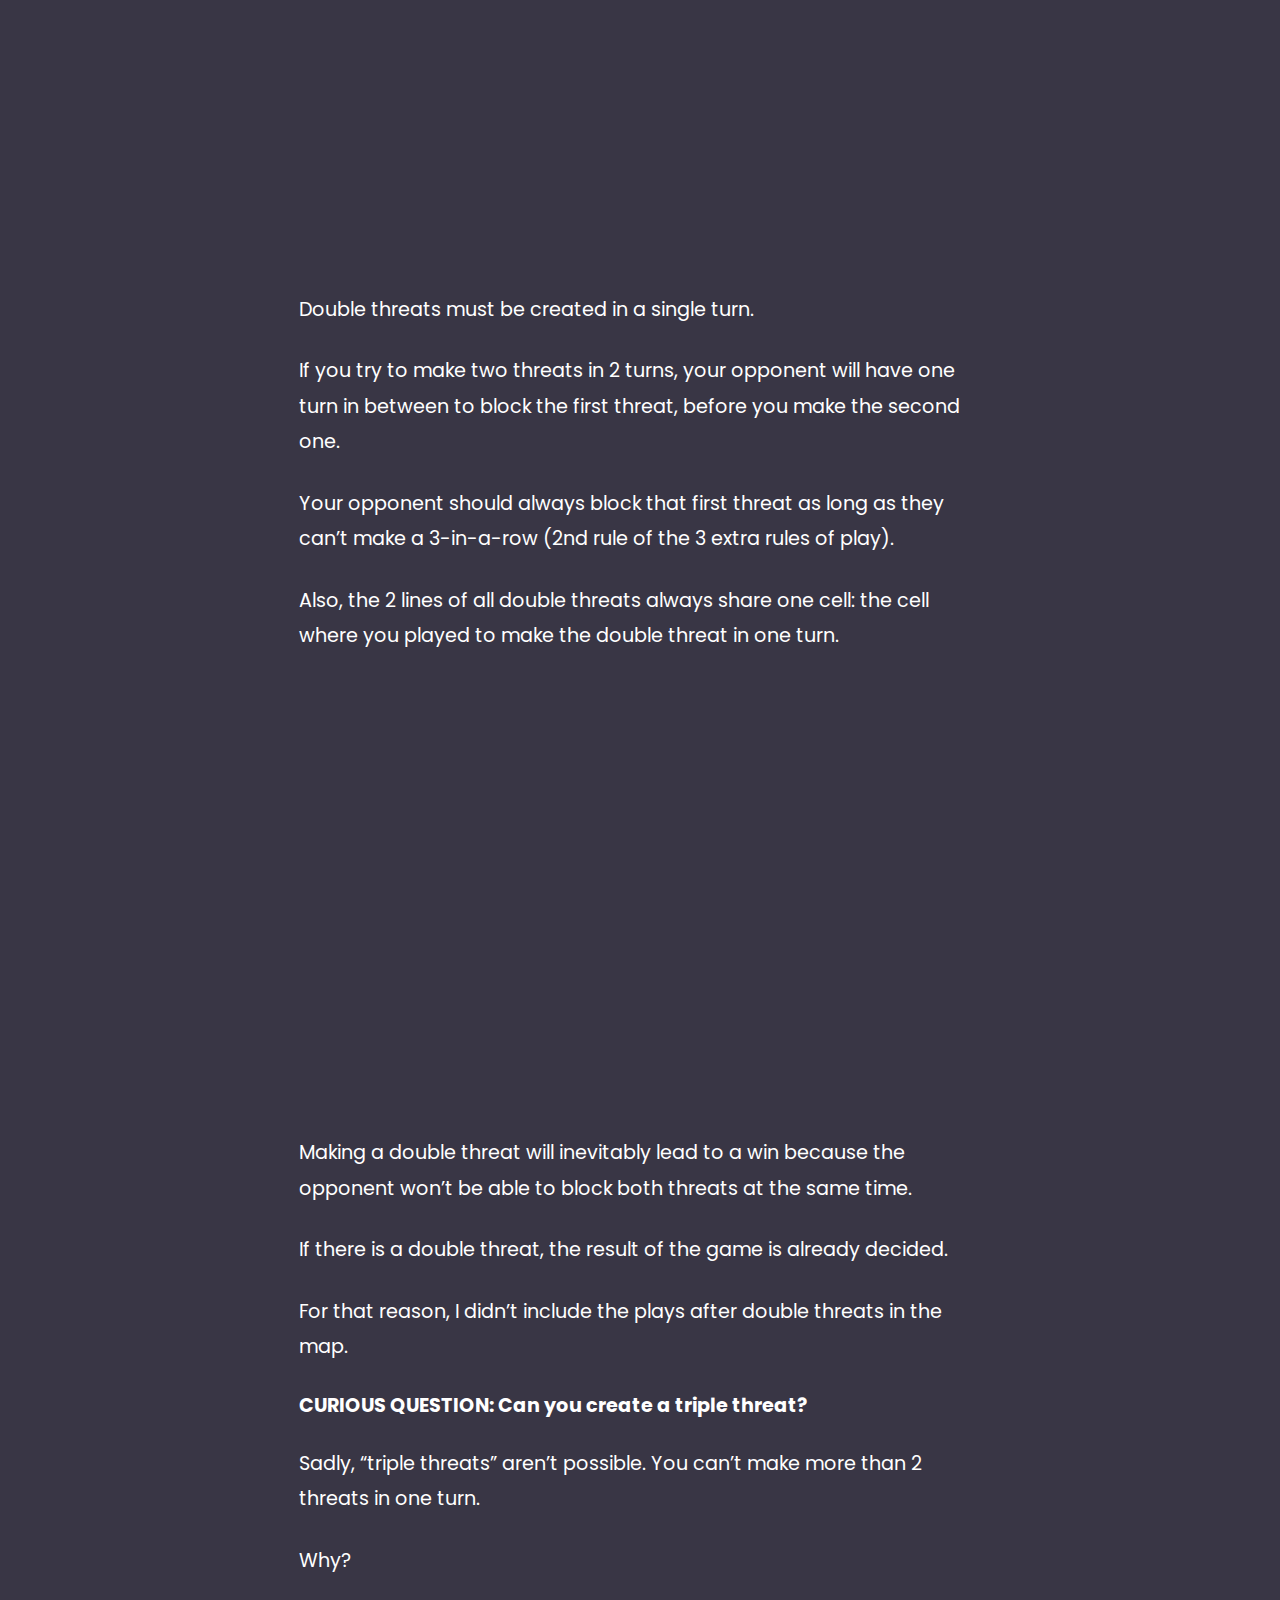
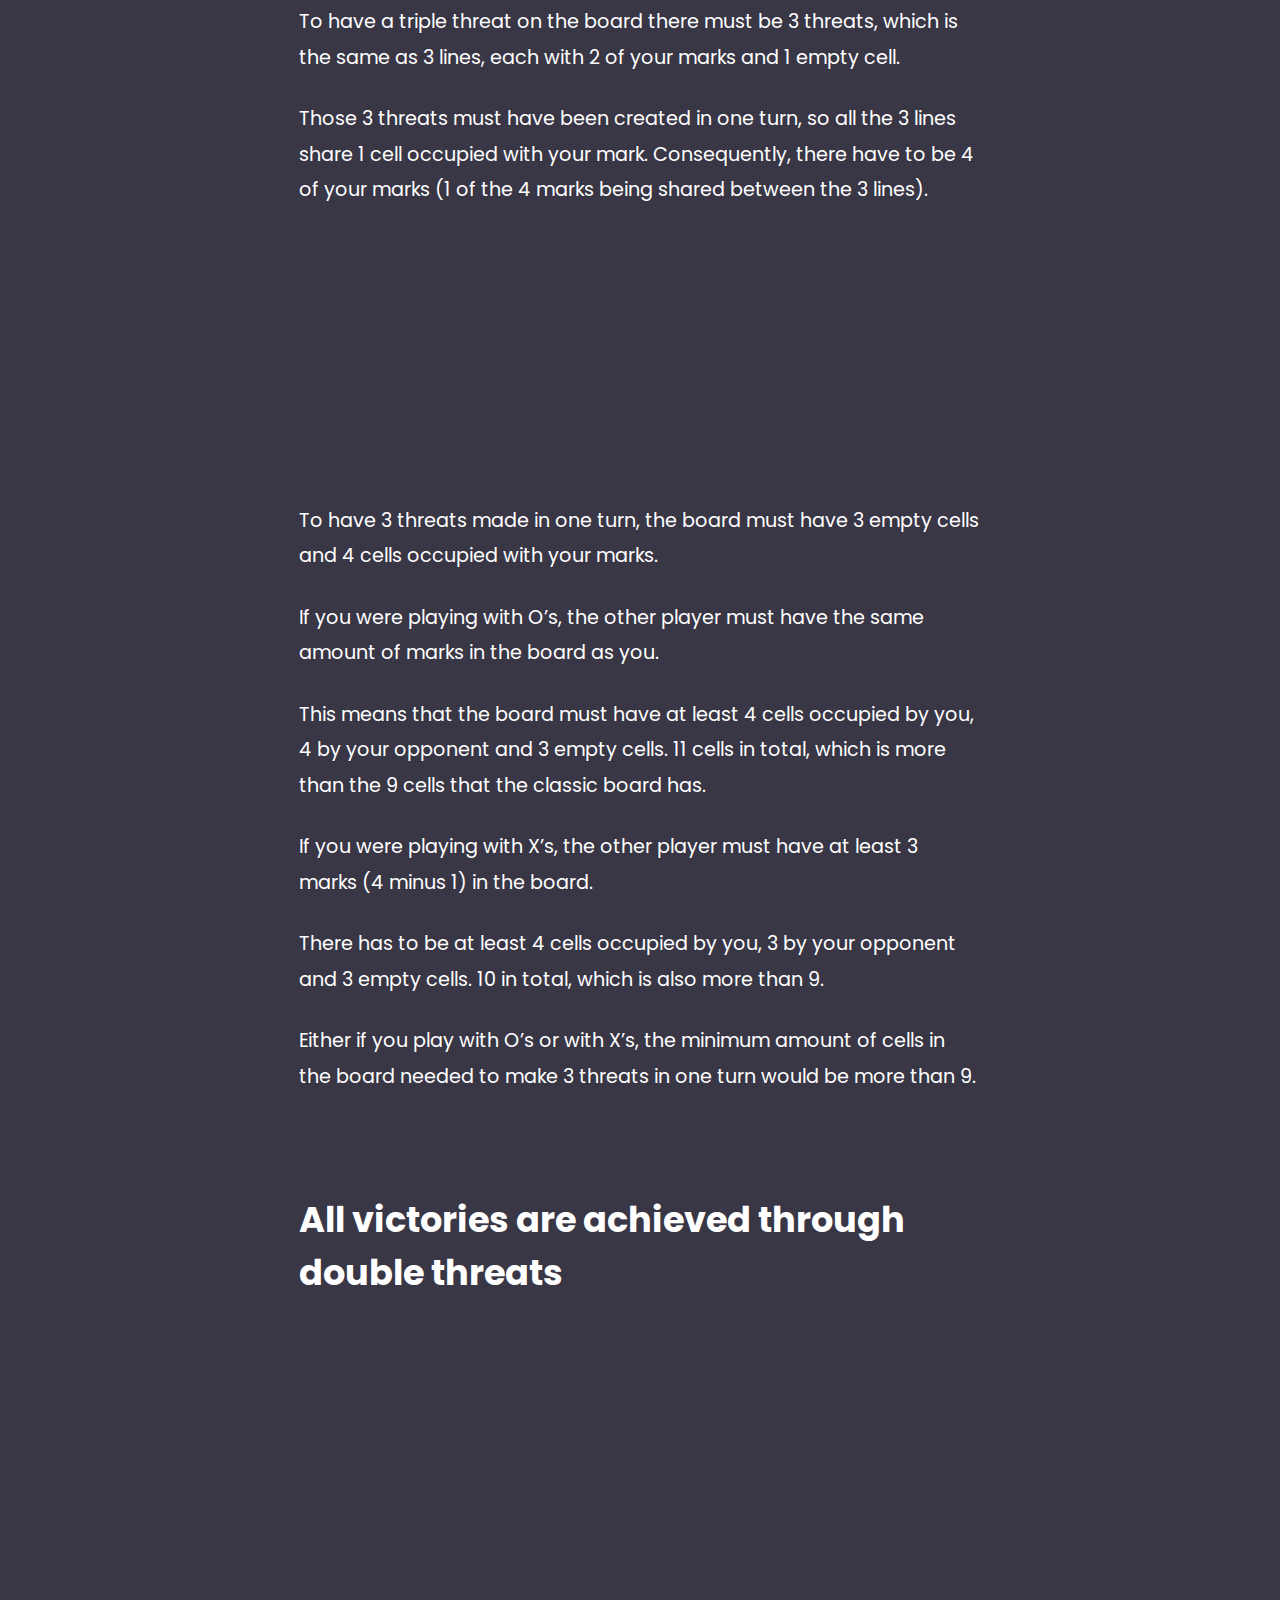
<file: article-1.html>
<!DOCTYPE html>
<html lang="en">
  <head>
    <title>
      All possible combinations of plays in Tic Tac Toe - Tictactoe Guides
    </title>

    <!--META FOR CHARSET-->
    <meta charset="UTF-8" />
    <!--META FOR VIEWPORT-->
    <meta name="viewport" content="width=device-width, initial-scale=1.0" />
    <!--ICON-->
    <link rel="icon" type="image/x-icon" href="assets(2)/Logo-9.webp" />
    <!--FONTS-->
    <link rel="preload stylesheet" as="style" href="fonts/fonts.css" />
    <!--SCRIPTS-->
    <!--STYLES-->
    <style>
      #mapImgDiv {
        position: relative;
        margin: 30px 0px;
        border-radius: 3px;
        overflow: hidden;
      }
      #mapImgDiv img {
        width: 100%;
        height: auto;
        vertical-align: middle;
      }
      #mapImgDiv a {
        opacity: 0;
        display: inline-block;
        text-align: center;
        padding-top: 33%;
        text-decoration: none;
        color: white;
        font-size: calc((1.5vw + 30px));
        font-weight: bold;
        position: absolute;
        top: 0;
        left: 0;
        bottom: 0;
        right: 0;
        margin: 0px;
        background-color: rgba(21, 18, 30, 0.33);

        transition: opacity 0.15s;
      }
      #mapImgDiv a:hover {
        opacity: 1;
      }
    </style>
    <link
      rel="preload stylesheet"
      as="style"
      href="styles/articlesStyles.css"
    />
    <link
      rel="preload"
      href="styles/footerStyle.css"
      as="style"
      fetchpriority="low"
      onload="this.onload=null;this.rel='stylesheet'"
    />
    <noscript><link rel="stylesheet" href="styles/footerStyle.css" /></noscript>
    <link rel="preload stylesheet" as="style" href="styles/navPrimary.css" />
    <link rel="stylesheet" href="styles/articlesStyleSheets/article-1.css" />
  </head>
  <body>
    <script src="scripts/header.js"></script>
    <main>
      <section class="articleSection">
        <div class="sideColumn"></div>
        <article>
          <header>
            <h1>All possible combinations of plays in Tic Tac Toe</h1>
            <div>
              <p><b>Published:</b> February 18th, 2024</p>
              <p><b>Updated:</b> February 19th, 2024</p>
            </div>
          </header>
          <p>
            Have you ever wondered how many different combinations of plays
            there are in tic tac toe?
          </p>
          <p>
            I've created a map that displays all of them, with just 179 boards:
          </p>
          <div id="mapImgDiv">
            <img
              fetchpriority="high"
              src="assets(2)/Article-1/Map of all plays in Tic Tac Toe (svg).svg"
              width="700"
              height="500"
              alt="Map of all possible plays in Tic-Tac-Toe"
            />
            <a
              href="assets(2)/Article-1/Map of all plays in Tic Tac Toe.webp"
              target="_blank"
              >View</a
            >
          </div>
          <p>
            It includes all the ramifications of plays and every possible
            outcome in the game: each win, loss and tie... (or something similar
            to that).
          </p>
          <p>Do you want to know how it works and how it was done?</p>
          <p>
            In this article, I will explain this map and go through all the
            strategies and concepts applied to create it, showing you some cool
            game patterns along the way.
          </p>
          <p>With this map and the information in this article, you will:</p>
          <ul>
            <li>
              <p>
                Gain insights into the logic of tic tac toe and many of its
                patterns.
              </p>
            </li>
            <li>
              <p>
                Know how to make the best plays at any state of the game, never
                lose and win when it is possible.
              </p>
            </li>
            <li><p>Be able to choose the outcome you want in any game.</p></li>
          </ul>
          <div id="giftAtTheEnd">
            <p>
              <span style="color: rgb(140, 236, 174)"
                >There is a free gift at the end of the article:</span
              >
              File of the map in high definition and with extra data.
            </p>
          </div>
          <h2>Concepts we will go through</h2>
          <ul id="firstUl">
            <li>
              <h3>Symmetry of the board: Rotations and reflections</h3>
              <p>
                Some plays are just rotated or reflected versions of other
                plays. Despite looking different, they are the same in terms of
                how they work strategically.
              </p>
            </li>
            <li>
              <h3>3 extra rules of play</h3>
              <p>
                To avoid including irrelevant or unnecesary plays in the map, I
                implemented 3 extra rules that both players must follow in each
                of their turns.
              </p>
            </li>
            <li>
              <h3>How to win in advance with double threats</h3>
              <p>
                Using double threats, players can force a future win,
                essentially winning 2 turns in advance.
              </p>
            </li>

            <li>
              <h3>All games end at the 7th turn</h3>
              <p>
                Here is a demonstration of how you can always know the result of
                a game at the 7th turn, as if it was the end of the game.
              </p>
            </li>
            <li>
              <h3>The only 3 states of tie</h3>
              <p>
                All ties are just rotated or mirrored version of 3 states of the
                board. Here you will see what these 3 states are.
              </p>
            </li>
            <li>
              <h3>Winning sequences</h3>
              <p>
                These sequences are another way of forcing a future win. Unlike
                double threats, winning sequences let the players secure wins 4
                turns in advance.
              </p>
            </li>
          </ul>
          <p>Are you interested?</p>
          <p>Let's get started.</p>
          <h2 id="Symmetry-of-the-board">
            Symmetry of the board: Rotations and reflections
          </h2>
          <p>
            I tried to avoid including unnecessary plays in the map and make it
            as compact as possible.
          </p>
          <p>
            To do that, one of the things I did was apply the concept of board
            symmetry, with rotations and reflections.
          </p>
          <p>
            It helped me to rule out at least 2 thirds (66%) of all the possible
            plays that I was contemplating at the moment.
          </p>
          <p>Let me explain how it helped me:</p>
          <p>
            With the board symmetry in mind, you will notice that, in some
            cases, even if two plays are made in different cells of the board,
            they are strategically identical.
          </p>
          <p>
            In fact, they are just different versions of the same play: rotated
            or reflected versions.
          </p>
          <div class="imgDiv">
            <img
              loading="lazy"
              src="assets(2)/Article-1/empty-board.webp"
              width="700"
              height="400"
              alt="Empty tic-tac-toe board"
              style="padding: 0px calc(25vw * var(--sizeAdjust))"
            />
          </div>
          <p>
            Let’s put the first turn as an example: you may see that the board
            is empty and conclude that there are 9 different plays you can do,
            one for each empty cell. But many of those plays are just rotated or
            mirrored versions of each other.
          </p>
          <div id="rotatingAnimation">
            <img
              loading="lazy"
              src="assets(2)/Article-1/rotating-corners.webp"
              width="700"
              height="400"
              alt="Rotating board with one cross in the corner"
            />
            <img
              loading="lazy"
              src="assets(2)/Article-1/rotating-laterals.webp"
              width="700"
              height="400"
              alt="Rotating board with one cross in the side"
            />
          </div>
          <p>
            In the first turn, playing in the top left corner is the same as
            playing in any other corner. The same applies to playing in the
            sides.
          </p>
          <p>
            All the different versions of a play can be obtained by rotating or
            mirroring the board.
          </p>
          <p>
            Every play has either 1, 2, 4 or 8 different versions of itself
            (rotated and or reflected):
          </p>
          <div class="imgDiv">
            <img
              loading="lazy"
              src="assets(2)/Article-1/versions-of-itself-1.webp"
              width="700"
              height="400"
              alt="Examples of plays with many versions of itself (1)"
              style="padding: 0px calc(10vw * var(--sizeAdjust))"
            />
          </div>
          <div class="imgDiv">
            <img
              loading="lazy"
              src="assets(2)/Article-1/versions-of-itself-2.webp"
              width="700"
              height="400"
              alt="Examples of plays with many versions of itself (2)"
              style="padding: 0px calc(9vw * var(--sizeAdjust))"
            />
          </div>
          <div class="imgDiv">
            <img
              loading="lazy"
              src="assets(2)/Article-1/versions-of-itself-3.webp"
              width="700"
              height="400"
              alt="Examples of plays with many versions of itself (3)"
              style="padding: 0px calc(3vw * var(--sizeAdjust))"
            />
          </div>
          <p>
            I considered the different versions of the same play as repeated
            plays and didn't include them in the map.
          </p>
          <p>
            When you have multiple plays that are rotated or mirrored versions
            of each other, their ramifications will also be rotated or mirrored
            versions of each other:
          </p>
          <div id="pendulumAnimation">
            <img
              loading="lazy"
              id="pendulumBG"
              src="assets(2)/Article-1/rotating-ramifications(3).webp"
              width="700"
              height="400"
              alt="Rotated ramifications"
            />
            <img
              loading="lazy"
              id="pendulum"
              src="assets(2)/Article-1/rotating-ramifications(4).webp"
              width="700"
              height="400"
              alt="Tree of plays rotating and matching the rotated ramifications"
            />
          </div>
          <p>
            Why did I say that the concept of board symmetry helped me to rule
            out at least 2 thirds (66%) of all the possible plays I was
            contemplating?
          </p>
          <p>
            Because, when making the map with all the ramifications of plays,
            instead of starting with 9 possibilities in the first turn, I
            started with 3: corner, side and center.
          </p>
          <div class="imgDiv">
            <img
              loading="lazy"
              src="assets(2)/Article-1/9-possibilities-to-3-1.webp"
              width="700"
              height="400"
              alt="A play in the corner (any corner, because it is the same)"
              style="padding: 0px calc(10vw * var(--sizeAdjust))"
            />
          </div>
          <div class="imgDiv">
            <img
              loading="lazy"
              src="assets(2)/Article-1/9-possibilities-to-3-2.webp"
              width="700"
              height="400"
              alt="A play in the side (any side, because it is the same)"
              style="padding: 0px calc(10vw * var(--sizeAdjust))"
            />
          </div>
          <div class="imgDiv">
            <img
              loading="lazy"
              src="assets(2)/Article-1/9-possibilities-to-3-3.webp"
              width="700"
              height="400"
              alt="A play in the center square (there is only one in the board)"
              style="padding: 0px calc(10vw * var(--sizeAdjust))"
            />
          </div>
          <h2 id="3-extra-rules-of-play">3 extra rules of play</h2>
          <p>
            When making the map of all possible plays, I implemented 3 extra
            rules that both players must follow in every turn.
          </p>
          <p>
            These 3 rules narrow down the plays that the players can do by
            excluding those plays that are irrelevant or that would never be
            made in a serious game.
          </p>
          <p>Examples 1 and 2 show some of these types of plays:</p>
          <div class="imgDiv">
            <img
              loading="lazy"
              src="assets(2)/Article-1/bad-plays-examples-1.webp"
              width="700"
              height="400"
              alt="Example 1: not making a 3-in-a-row when you are able to do it."
              style="padding: 0px calc(18vw * var(--sizeAdjust))"
            />
          </div>
          <div class="imgDiv">
            <img
              loading="lazy"
              src="assets(2)/Article-1/bad-plays-examples-2.webp"
              width="700"
              height="400"
              alt="Example 2: letting your opponent make a 3-in-a-row when you can stop them."
              style="padding: 0px calc(7vw * var(--sizeAdjust))"
            />
          </div>
          <p>
            If a play goes against at least 1 of 3 rules, that play is not
            included in the map.
          </p>
          <p>
            With this, I made the map more compact, only including relevant and
            important plays.
          </p>
          <h3>RULE 1 - If you can win, win.</h3>
          <p>This is the simplest rule.</p>
          <p>
            If it is your turn and you are able to make a 3-in-a-row, you have
            to do it.
          </p>
          <p>It makes no sense to not win when you can win.</p>
          <h3>RULE 2 - If there is a threat, block it.</h3>
          <p>Here we introduce the concept of threat.</p>
          <p>
            By “threat” I mean a line (column, row or diagonal) with one empty
            cell and 2 cells occupied with the marks of the same player.
          </p>
          <div class="imgDiv">
            <img
              loading="lazy"
              src="assets(2)/Article-1/threats-examples.webp"
              width="700"
              height="400"
              alt="Examples of lines with 3 squares: 2 occupied with the same marks and one empty"
              style="padding: 0px calc(12vw * var(--sizeAdjust))"
            />
          </div>
          <p>
            I call it “threat” because by making one you are threatening to win
            in the next turn.
          </p>
          <p>
            After following the rule 1 without finding a possible win, look if
            there is a threat of your opponent. If there is one, block it by
            putting your mark in the empty cell of the line.
          </p>
          <p>
            Not doing this will allow your opponent to win in their next turn,
            which also makes no sense.
          </p>
          <h3>RULE 3 - If you can force a future win, force it.</h3>
          <p>
            If you can’t make a 3-in-a-row and there is no opponent threat to
            block, then you have to check if there is a way for you to force a
            future win (a win that takes place in future turns).
          </p>
          <p>In case you are able to force a win, you have to do it.</p>
          <p>
            If you can force multiple wins, you have to go for the faster one,
            the one that takes less turns.
          </p>
          <p>There are only two ways in which you can force a future win:</p>
          <p>
            One way is by making double threats and the other one is by making
            winning sequences. These two concepts will be explained later in the
            article.
          </p>
          <p>
            In the map, I signaled the cases where there is a forced win with a
            purple frame.
          </p>
          <div class="imgDiv">
            <img
              loading="lazy"
              src="assets(2)/Article-1/purple-frames.webp"
              width="700"
              height="400"
              alt="Sequences of plays inside purple frames"
              style="padding: 0px calc(15vw * var(--sizeAdjust))"
            />
          </div>
          <p>
            I didn’t signaled the cases where the player can’t avoid forcing a
            win to stop the opponent from making a 3-in-a-row. This is one of
            those cases:
          </p>
          <div class="imgDiv">
            <img
              loading="lazy"
              src="assets(2)/Article-1/no-purple-frame.webp"
              width="700"
              height="400"
              alt="Sequence of plays that forces a win but doesn't have a purple frame"
              style="padding: 0px calc(15vw * var(--sizeAdjust))"
            />
          </div>
          <p>
            If the player with X's hadn’t created a double threat, their
            opponent would have made a 3-in-a-row.
          </p>
          <p>Following these rules would look like this:</p>
          <div class="imgDiv">
            <img
              loading="lazy"
              src="assets(2)/Article-1/3-rules-of-play.webp"
              width="700"
              height="400"
              alt="Flow chart: rule 1, next is rule 2, then rule 3. After checking every rule, you can play anything."
              style="padding: 0px calc(10vw * var(--sizeAdjust))"
            />
          </div>
          <p>
            The plays that don’t comply with even 1 of the 3 rules (for example,
            not making a 3-in-a-row when you can do it) aren’t included in the
            map of all possible combinations of plays.
          </p>
          <p>
            With both players following this process, I made the map more
            compact and easy to read, while only including relevant plays.
          </p>
          <h2 id="Double-threats">How to win in advance with double threats</h2>
          <p>
            Double threats are one of the two strategies you can use to force a
            future win—as I mentioned in the 3rd rule of the 3 extra rules of
            play, above in the article.
          </p>
          <p>
            You make double threats by creating 2 threats (explained in the 2nd
            rule of the 3 extra rules of play) in the same turn.
          </p>
          <p>
            The opponent won’t be able to block both threats in their next turn,
            leaving you the possibility to make a 3-in-a-row.
          </p>
          <div class="imgDiv">
            <img
              loading="lazy"
              src="assets(2)/Article-1/double-threat-example.webp"
              width="700"
              height="400"
              alt="Example of a double threat"
              style="padding: 0px calc(0vw * var(--sizeAdjust))"
            />
          </div>
          <p>Double threats must be created in a single turn.</p>
          <p>
            If you try to make two threats in 2 turns, your opponent will have
            one turn in between to block the first threat, before you make the
            second one.
          </p>
          <p>
            Your opponent should always block that first threat as long as they
            can’t make a 3-in-a-row (2nd rule of the 3 extra rules of play).
          </p>
          <p>
            Also, the 2 lines of all double threats always share one cell: the
            cell where you played to make the double threat in one turn.
          </p>
          <div class="imgDiv">
            <img
              loading="lazy"
              src="assets(2)/Article-1/shared-cell-examples.webp"
              width="700"
              height="400"
              alt="Shared cells signaled in 4 different double threats"
              style="padding: 0px calc(0vw * var(--sizeAdjust))"
            />
          </div>
          <p>
            Making a double threat will inevitably lead to a win because the
            opponent won’t be able to block both threats at the same time.
          </p>
          <p>
            If there is a double threat, the result of the game is already
            decided.
          </p>
          <p>
            For that reason, I didn’t include the plays after double threats in
            the map.
          </p>
          <h3>CURIOUS QUESTION: Can you create a triple threat?</h3>
          <p>
            Sadly, “triple threats” aren’t possible. You can’t make more than 2
            threats in one turn.
          </p>
          <p>Why?</p>
          <p>
            To have a triple threat on the board there must be 3 threats, which
            is the same as 3 lines, each with 2 of your marks and 1 empty cell.
          </p>
          <p>
            Those 3 threats must have been created in one turn, so all the 3
            lines share 1 cell occupied with your mark. Consequently, there have
            to be 4 of your marks (1 of the 4 marks being shared between the 3
            lines).
          </p>
          <div class="imgDiv">
            <img
              loading="lazy"
              src="assets(2)/Article-1/triple-threats-examples.webp"
              width="700"
              height="400"
              alt="2 hypothetical examples of triple threats"
              style="padding: 0px calc(17vw * var(--sizeAdjust))"
            />
          </div>
          <p>
            To have 3 threats made in one turn, the board must have 3 empty
            cells and 4 cells occupied with your marks.
          </p>
          <p>
            If you were playing with O’s, the other player must have the same
            amount of marks in the board as you.
          </p>
          <p>
            This means that the board must have at least 4 cells occupied by
            you, 4 by your opponent and 3 empty cells. 11 cells in total, which
            is more than the 9 cells that the classic board has.
          </p>
          <p>
            If you were playing with X’s, the other player must have at least 3
            marks (4 minus 1) in the board.
          </p>
          <p>
            There has to be at least 4 cells occupied by you, 3 by your opponent
            and 3 empty cells. 10 in total, which is also more than 9.
          </p>
          <p>
            Either if you play with O’s or with X’s, the minimum amount of cells
            in the board needed to make 3 threats in one turn would be more than
            9.
          </p>
          <h2>All victories are achieved through double threats</h2>
          <div class="imgDiv">
            <img
              loading="lazy"
              src="assets(2)/Article-1/victory-equals-double-threat.webp"
              width="700"
              height="400"
              alt="Double threat = victory. Victory = double threat."
              style="padding: 0px calc(0vw * var(--sizeAdjust))"
            />
          </div>
          <p>This is an important pattern in tic tac toe.</p>
          <p>
            If both players follow the 3 extra rules of play, you will see that
            every victory is achieved by first making a double threat.
          </p>
          <p>Here is a demonstration of why this occurs:</p>
          <p>
            Let’s consider a hypothetical scenario where a victory has already
            been achieved, meaning there is a 3-in-a-row in the board and the
            game has ended.
          </p>
          <p>You can imagine any board with a victory.</p>
          <p>
            Now, Let's rewind the game by two turns to examine the board before
            the victory occurred.
          </p>
          <p>
            The line of the board where previously was a 3-in-a-row, now has 1
            empty cell and 2 cells with the marks of the future winner.
          </p>
          <p>
            That is the definition of a threat: a line with 2 marks of the same
            player and one empty cell.
          </p>
          <p>
            Because we went back 2 turns, now it would be the turn of the future
            losing player. But we know that they didn’t block the threat and
            their opponent made 3-in-a-row.
          </p>
          <p>Why didn’t they block that threat?</p>
          <p>There are only two alternatives:</p>
          <ul style="list-style: decimal">
            <li>
              <p>
                The loser, unintentionally or intentionally, left a threat
                without blocking despite being able to do it.
              </p>
            </li>
            <li>
              <p>
                The loser left a threat without blocking because there were
                multiple threats on the board and they couldn't block all in one
                turn.
              </p>
            </li>
          </ul>
          <p>
            The first alternative goes against the second rule of the 3 extra
            rules of play.
          </p>
          <p>
            And we know that a player can't create more than 2 threats in one
            turn.
          </p>
          <p>
            As a result, the only victories that appear in the map are those
            achieved through double threats.
          </p>
          <p>
            In short: If there hadn't been a double threat before the
            3-in-a-row, the player would have blocked the single threat, and
            nobody would have won.
          </p>
          <h2 id="All-games-end-at-the-7th-turn">
            All games end at the 7th turn (at most)
          </h2>
          <p>A classic game of tic tac toe has a maximum of 9 turns.</p>
          <p>
            If both players follow the 3 extra rules of play, you can always
            know how the game will end at the 7th turn.
          </p>
          <p>Essentially, you can treat the 7th turn as the end of the game.</p>
          <p>
            Because of that, I didn’t include plays beyond the 7th turn in the
            map of all possible plays.
          </p>
          <p>Let me explain how this works:</p>
          <p>
            First, we have to consider that a game of tic tac toe can only have
            1 of 2 results: a win and a loss or a tie.
          </p>
          <p>
            Also, because all victories are preceded by a double threat (as I
            commented previously in the article), we can know if any player is
            going to win 2 turns before the 3-in-a-row occurs.
          </p>
          <p>
            By knowing if there will be a win or not, we also know if there will
            be a tie or not.
          </p>
          <p>
            Ultimately, you can always know the result of the game at least 2
            turns before the end.
          </p>
          <p>
            You only need to check if there is a double threat present in the
            board after the 7th play is done. If the 7th play is done and there
            is no double threat, nobody will win in that game.
          </p>
          <p>
            In the map of all possible combinations of plays, if a game was
            going to end in a tie I just included the plays until the 6th turn.
          </p>
          <p>
            I did this because you can already tell if it is possible to make a
            double threat in the 7th turn or not with 6 marks on the board.
          </p>
          <p>The less plays I inlcude, the better.</p>
          <h2 id="The-only-3-states-of-ties">The only 3 states of ties</h2>
          <p>
            Did you know? All ties are rotated or mirrored versions of the
            following boards:
          </p>
          <div class="imgDiv">
            <img
              loading="lazy"
              src="assets(2)/Article-1/3-states-of-tie.webp"
              width="700"
              height="400"
              alt="Three tic-tac-toe board examples showing tie games (1 = X, 2 = O): [1,2,2,2,1,1,1,1,2], [1,1,2,2,2,1,1,1,2], [1,1,2,2,2,1,1,2,1]"
              style="padding: 0px calc(10vw * var(--sizeAdjust))"
            />
          </div>
          <p>
            These are the only ways in which you can fill the board without
            creating a 3-in-a-row.
          </p>
          <p>
            Any variations on the distribution of the marks will result in a 3
            in a row being created or in a rotated or mirrored version of one of
            the boards above.
          </p>
          <h2 id="Winning-sequences">Winning sequences</h2>
          <p>
            Making winning sequences is the second way of forcing a future win
            mentioned in the 3rd rule of the 3 extra rules of play.
          </p>
          <p>
            These are sequences of plays that, unavoidably, lead to a double
            threat.
          </p>
          <div class="imgDiv">
            <img
              loading="lazy"
              src="assets(2)/Article-1/winning-sequences-explanation.webp"
              width="700"
              height="400"
              alt="Examples of winning sequences with X's and O's"
              style="padding: 0px calc(12vw * var(--sizeAdjust))"
            />
          </div>
          <p>
            A winning sequence consists on a combination of threat + double
            threat.
          </p>
          <p>
            With this, the players force their opponents into blocking a threat
            that enables them to make a double threat, achieving a victory.
          </p>
          <p>
            It is basically a chain of forced moves for your opponent that ends
            in your victory.
          </p>
          <p>
            In the map of all possible plays, you will see that players can only
            start winning sequences in the 3rd and 5th turn, with X’s, or the
            4th turn, with O’s.
          </p>
          <h2>The trap ramification</h2>
          <p>
            In the map, there is one ramification that is different from all the
            others.
          </p>
          <p>
            Usually, if you make a play and your opponent can’t force a win in
            the next turn, you at least have the chance to tie.
          </p>
          <p>
            However, if you are playing with O's and enter this ramification,
            even if your opponent doesn't force a win right away, all the
            outcomes are losses for you.
          </p>
          <p>This is the ramification:</p>
          <div class="imgDiv">
            <img
              loading="lazy"
              src="assets(2)/Article-1/trap-ramification.webp"
              width="700"
              height="400"
              alt="Ramification of plays with all its outcomes being wins for the player with X's"
              style="padding: 0px calc(8vw * var(--sizeAdjust))"
            />
          </div>
          <p>
            This is the only ramification without any ties in it’s outcomes.
          </p>
          <p>
            If you are playing with O's, never play into that ramification, or
            you will definitely lose.
          </p>
          <h2>Using forced plays to reduce the amount of boards in the map</h2>
          <p>
            When making the map of all possible plays, there were cases in
            which, instead of just adding 1 play per board, I could add 2,
            reducing the amount of boards needed to show all possible plays.
          </p>
          <p>
            In these cases, the players are forced to do an specific play by The
            3 extra rules of play. Examples are:
          </p>
          <ul>
            <li>
              <p>
                When the opponent makes a threat - The player is forced to block
                that threat.
              </p>
            </li>
            <li>
              <p>
                When it is possible to make a double threat - If there is no
                threat to block, the player is forced to make the double threat.
              </p>
            </li>
            <li>
              <p>
                When it is possible to make a winning sequence - If there is no
                threat to block and can’t make a double threat, the player has
                to make the winning sequence.
              </p>
            </li>
          </ul>
          <div class="imgDiv">
            <img
              loading="lazy"
              src="assets(2)/Article-1/2-plays-per-board.webp"
              width="700"
              height="400"
              alt="Same sequence of plays: with 1 play per board you need 5 boards, while with 2 plays per board you only need 3"
              style="padding: 0px calc(14vw * var(--sizeAdjust))"
            />
          </div>
          <p>
            This allowed me to make the map more compact, using less boards when
            the players are forced to do one play.
          </p>
          <h2>Some clarifications about the map</h2>
          <ul id="clarificationsUl">
            <li>
              <p>
                The wins are colored with green, for the player with X’s, and
                yellow, for the player with O’s. They aren’t the wins themselves
                (3-in-a-row), but the double threats that force the wins
                (explained in How to win in advance with double threats)
              </p>
              <div class="imgDiv">
                <img
                  loading="lazy"
                  src="assets(2)/Article-1/colors-for-wins.webp"
                  width="700"
                  height="400"
                  alt="The double threats of the player with X's are colored with green and the ones of the player with O's are colored with yellow."
                  style="padding: 0px calc(12vw * var(--sizeAdjust))"
                />
              </div>
            </li>
            <li>
              <p>
                When a play and it’s rotated / mirrored version (explained in
                Symmetry of the board: rotations and reflections) are “childs”
                of the same “parent” in the tree of possibilites, the rotated /
                mirrored version isn’t included in the map.
              </p>
              <div class="imgDiv">
                <img
                  loading="lazy"
                  src="assets(2)/Article-1/same-child-same-parent.webp"
                  width="700"
                  height="400"
                  alt="Example of 'childs' not being included"
                  style="padding: 0px calc(0vw * var(--sizeAdjust))"
                />
              </div>
            </li>
            <li>
              <p>
                When a play and it’s rotated / mirrored version are “childs” of
                different “parents” in the tree of possibilites, both are
                included and signaled with a gray frame and a number to
                recognize their relationship. Only one of the versions shows its
                ramifications.
              </p>
              <div class="imgDiv">
                <img
                  loading="lazy"
                  src="assets(2)/Article-1/same-child-different-parent.webp"
                  width="700"
                  height="400"
                  alt="Example of plays with gray frames."
                  style="padding: 0px calc(8vw * var(--sizeAdjust))"
                />
              </div>
            </li>
          </ul>
          <h2>The end</h2>
          <p>Congratulations for reaching the end of the article!</p>
          <p>Enjoy the free gift:</p>
          <div id="endGiftCard">
            <div id="endGiftImgDiv">
              <img
                width="130"
                height="130"
                loading="lazy"
                src="assets(2)/articleCard1(6).webp"
                alt="Illustration of a tree of possibilities"
              />
            </div>
            <div id="endGiftPDiv">
              <p>Map in high definition and with extra data.</p>
            </div>
            <a
              href="assets(2)/Article-1/Map with extra data.webp"
              download="Map of all plays (with extra data)"
            >
              Download map
            </a>
            <div id="endGiftCover" onclick="endGiftFunction()">
              <img
                width="150"
                height="150"
                loading="lazy"
                src="assets(2)/Article-1/gift-icon3.webp"
                alt="Black gift icon"
              />
              <img
                width="150"
                height="150"
                loading="lazy"
                id="giftIcon2"
                src="assets(2)/Article-1/gift-icon2.webp"
                alt="Purple gift icon"
              />
            </div>
          </div>
          <script>
            function endGiftFunction() {
              let cover = document.querySelector("#endGiftCover");
              cover.style.opacity = "0";
              cover.style.userSelect = "none";
              cover.style.pointerEvents = "none";
            }
          </script>
          <p>
            Even though tic tac toe may be considered a simple game, there is a
            lot more to it than just placing circles and crosses in a 3 x 3
            board until someone makes a 3-in-a-row.
          </p>
          <p>
            At this point, you not only know about many patterns, concepts and
            strategies of the game, but you also understand better the map with
            all its possible combinations of plays.
          </p>
          <p>
            You can see how many different combinations of plays there are in
            the game and how to reach each one of them.
          </p>
          <p>Every win, loss and tie is there for you to analyze.</p>
          <p>Keep exploring the logic behind tic tac toe!</p>
          <p style="color: rgb(209, 207, 220)">
            <i
              >Did you already know the patterns and strategies mentioned in
              this article? Have you found some other interesting information
              that I didn’t include here?</i
            >
          </p>
          <p style="color: rgb(209, 207, 220); margin-bottom: 100px">
            <i>Let me know any thoughts you have by leaving a comment below!</i>
          </p>

          <!--
          <div id="disqus_thread"></div>
          <script>
            
            /**
             *  RECOMMENDED CONFIGURATION VARIABLES: EDIT AND UNCOMMENT THE SECTION BELOW TO INSERT DYNAMIC VALUES FROM YOUR PLATFORM OR CMS.
             *  LEARN WHY DEFINING THESE VARIABLES IS IMPORTANT: https://disqus.com/admin/universalcode/#configuration-variables    */

            var disqus_config = function () {
              this.page.url =
                "https://j-star-py.github.io/TTTBlog-try-/article-1.html"; // Replace PAGE_URL with your page's canonical URL variable
              this.page.identifier = "Article-1"; // Replace PAGE_IDENTIFIER with your page's unique identifier variable
            };

            (function () {
              // DON'T EDIT BELOW THIS LINE
              var d = document,
                s = d.createElement("script");
              s.src = "https://tictactoe-guides.disqus.com/embed.js";
              s.setAttribute("data-timestamp", +new Date());
              (d.head || d.body).appendChild(s);
            })();
            
          </script>
          <noscript
            >Please enable JavaScript to view the
            <a href="https://disqus.com/?ref_noscript"
              >comments powered by Disqus.</a
            ></noscript>
          -->
        </article>

        <div class="sideColumn">
          <section class="contentsTable">
            <h2>TABLE OF CONTENTS</h2>
            <ol>
              <li>
                <a href="#Symmetry-of-the-board"
                  >Symmetry of the board: Rotations and reflections</a
                >
              </li>
              <li>
                <a href="#3-extra-rules-of-play">3 extra rules of play </a>
              </li>
              <li>
                <a href="#Double-threats"
                  >How to win in advance with double threats</a
                >
              </li>
              <li>
                <a href="#All-games-end-at-the-7th-turn"
                  >All games end at the 7th turn</a
                >
              </li>
              <li>
                <a href="#The-only-3-states-of-ties"
                  >The only 3 states of ties</a
                >
              </li>
              <li><a href="#Winning-sequences">Winning sequences</a></li>
            </ol>
          </section>
        </div>
      </section>

      <div style="background-color: rgb(35, 31, 46)"></div>
      <section class="commentSection">
        <div class="observedPoint"></div>
        <!--CommentBox.io code-->
        <div class="commentbox"></div>
      </section>
    </main>
    <script src="scripts/footer.js"></script>
    <script src="scripts/loadComments.js" defer></script>
  </body>
</html>
</file>
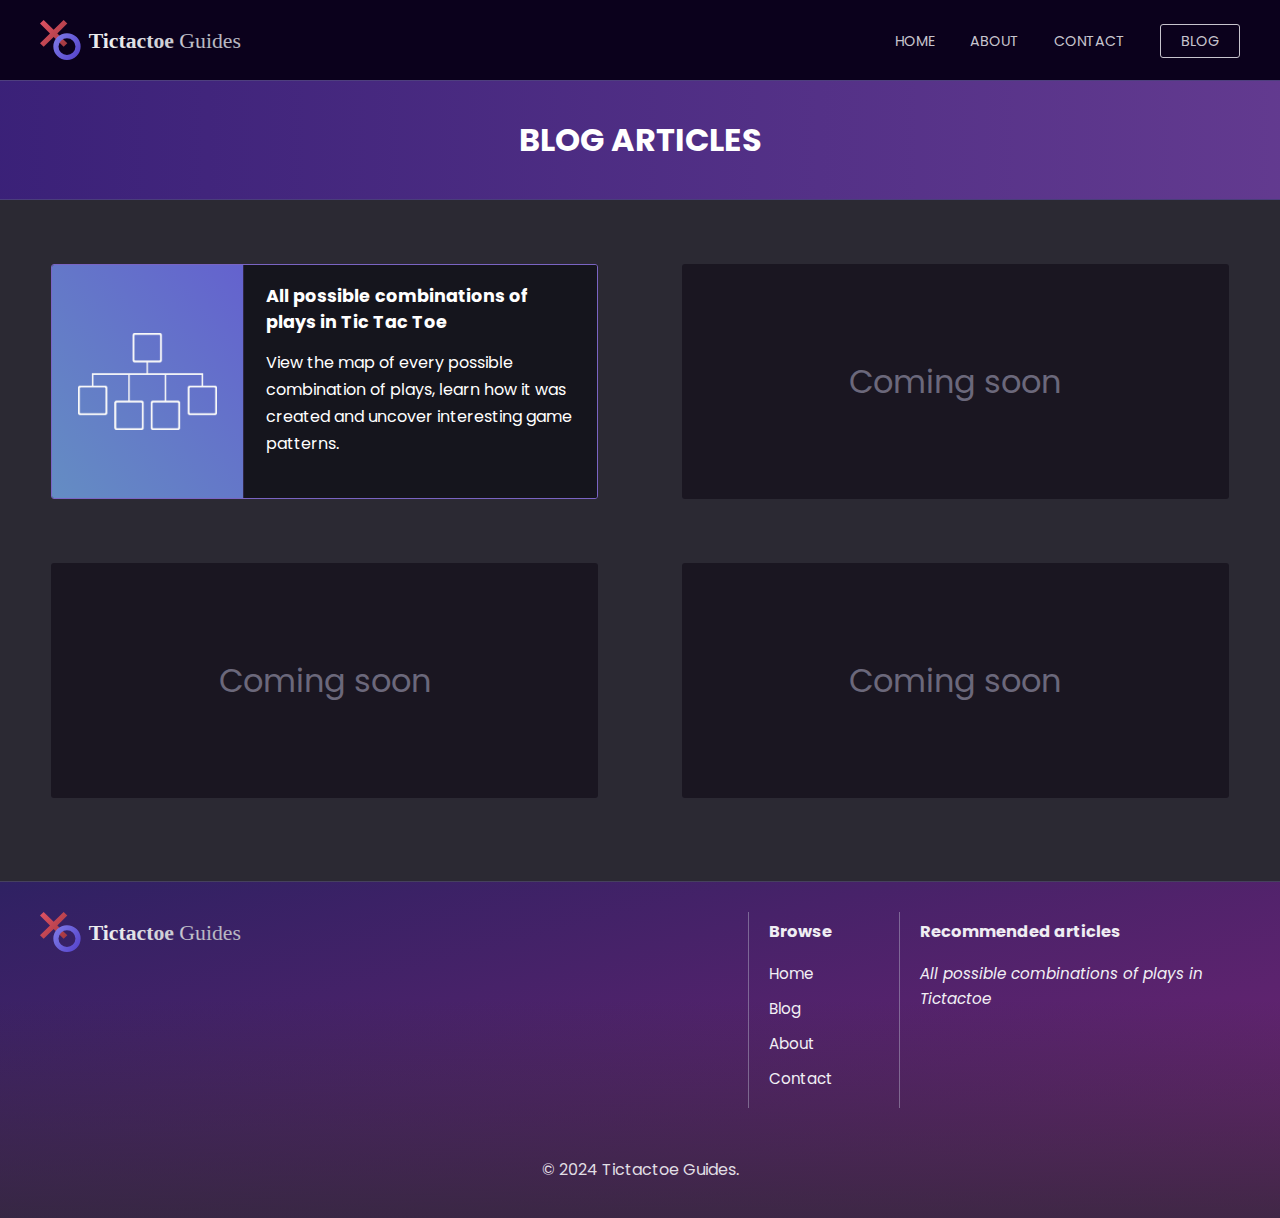
<file: blogArticles.html>
<!DOCTYPE html>
<html lang="en">
  <head>
    <title>Blog - Tictactoe Guides</title>

    <!--META FOR CHARSET-->
    <meta charset="UTF-8" />
    <!--META FOR VIEWPORT-->
    <meta name="viewport" content="width=device-width, initial-scale=1.0" />
    <!--ICON-->
    <link rel="icon" type="image/x-icon" href="assets(2)/Logo-9.webp" />
    <!--FONTS-->
    <link rel="preload stylesheet" as="style" href="fonts/fonts.css" />
    <!--SCRIPTS-->
    <!--STYLES-->
    <link
      rel="preload"
      href="styles/footerStyle.css"
      as="style"
      onload="this.onload=null;this.rel='stylesheet'"
    />
    <noscript><link rel="stylesheet" href="styles/footerStyle.css" /></noscript>
    <link rel="preload stylesheet" as="style" href="styles/navPrimary.css" />
    <link rel="stylesheet" href="styles/blogArticles.css" />
  </head>
  <body style="margin: 0px">
    <script src="scripts/header.js"></script>
    <main>
      <section id="blogArticlesSection">
        <header><h1>BLOG ARTICLES</h1></header>
        <div id="articlesGrid">
          <article class="articleCard">
            <a href="article-1.html">
              <div
                class="cardImgDiv"
                style="
                  background: linear-gradient(
                    to bottom left,
                    rgb(100, 98, 206),
                    rgb(100, 141, 195)
                  );
                "
              >
                <img
                  src="assets(2)/articleCard1(6).webp"
                  alt="Illustration of a tree of possibilities"
                />
              </div>
              <div class="cardTextDiv">
                <h2>
                  All possible combinations of plays in
                  <span style="text-wrap: nowrap">Tic Tac Toe</span>
                </h2>
                <p>
                  View the map of every possible combination of plays, learn how
                  it was created and uncover interesting game patterns.
                </p>
              </div>
            </a>
          </article>

          <div class="comingSoon"><p>Coming soon</p></div>
          <div class="comingSoon"><p>Coming soon</p></div>
          <div class="comingSoon"><p>Coming soon</p></div>
        </div>
      </section>
    </main>
    <script src="scripts/footer.js"></script>
  </body>
</html>
</file>
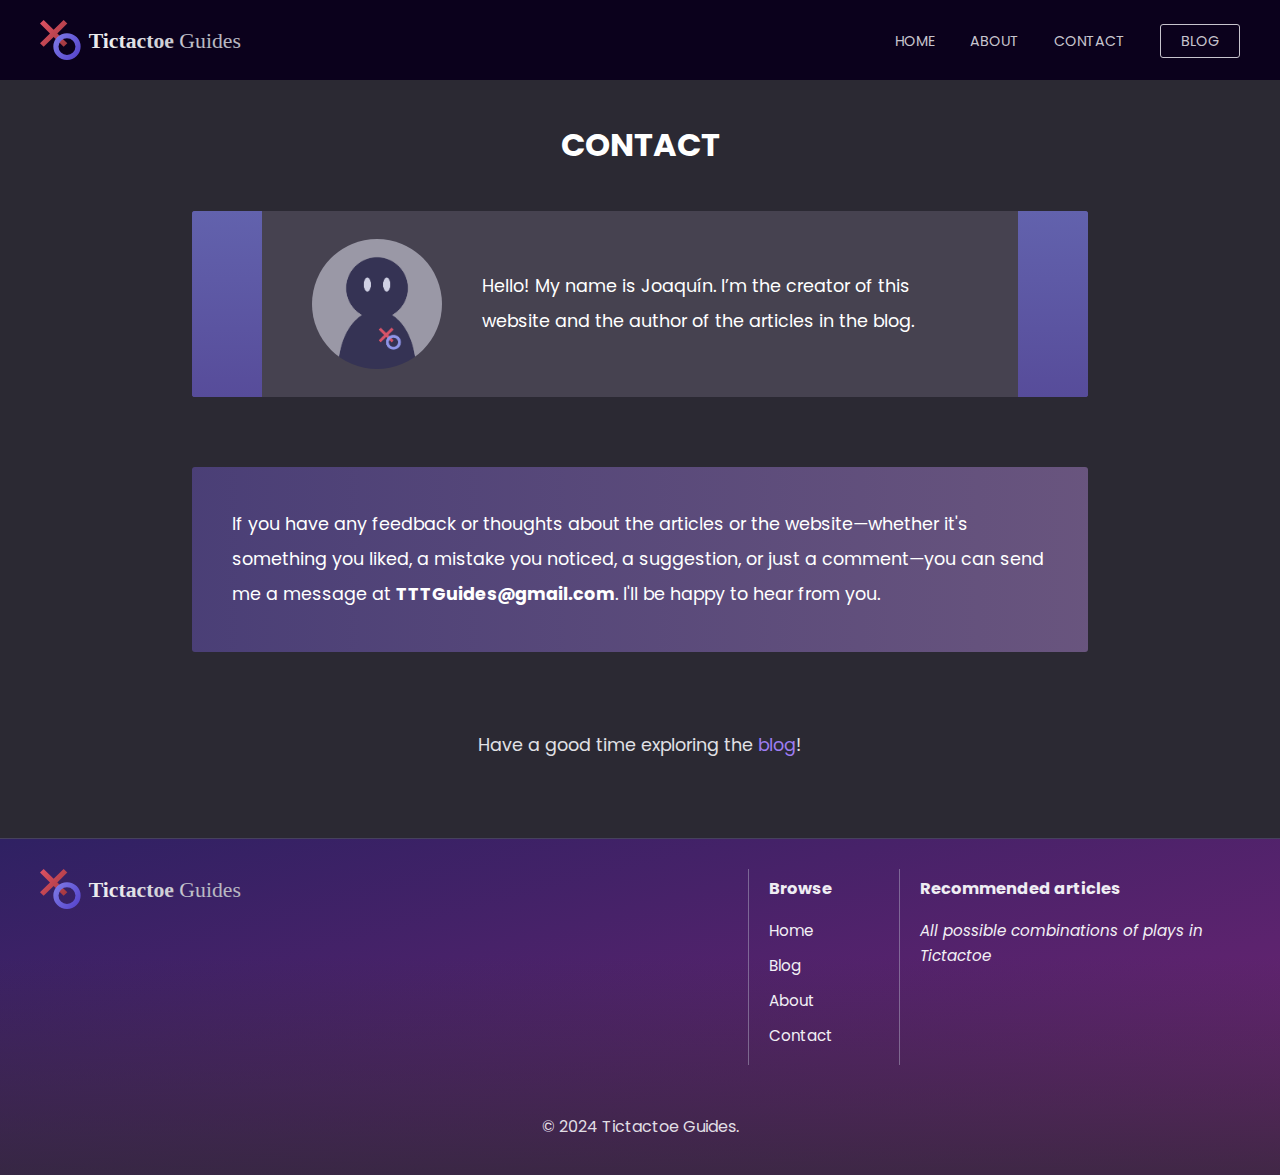
<file: contact.html>
<!DOCTYPE html>
<html lang="en">
  <head>
    <title>Contact - Tictactoe Guides</title>

    <!--META FOR CHARSET-->
    <meta charset="UTF-8" />
    <!--META FOR VIEWPORT-->
    <meta name="viewport" content="width=device-width, initial-scale=1.0" />
    <!--ICON-->
    <link rel="icon" type="image/x-icon" href="assets(2)/Logo-9.webp" />
    <!--FONTS-->
    <link rel="preload stylesheet" as="style" href="fonts/fonts.css" />
    <!--SCRIPTS-->
    <!--STYLES-->
    <link
      rel="preload"
      href="styles/footerStyle.css"
      as="style"
      onload="this.onload=null;this.rel='stylesheet'"
    />
    <noscript><link rel="stylesheet" href="styles/footerStyle.css" /></noscript>
    <link rel="preload stylesheet" as="style" href="styles/navPrimary.css" />
    <link rel="stylesheet" href="styles/contact.css" />
  </head>
  <body>
    <script src="scripts/header.js"></script>
    <main>
      <section id="contactSection">
        <header id="contactHeader">
          <h1>CONTACT</h1>
          <div id="presentationCard">
            <div class="sideDecorator"></div>
            <div id="imgAndText">
              <img
                src="assets(2)/presentationCard(1).webp"
                alt="Profile picture"
              />
              <p>
                Hello! My name is Joaquín. I’m the creator of this website and
                the author of the articles in the blog.
              </p>
            </div>
            <div class="sideDecorator"></div>
          </div>
        </header>
        <div id="contactInfo">
          <p>
            If you have any feedback or thoughts about the articles or the
            website—whether it's something you liked, a mistake you noticed, a
            suggestion, or just a comment—you can send me a message at
            <b>TTTGuides@gmail.com</b>. I'll be happy to hear from you.
          </p>
        </div>
        <p id="lastText">
          Have a good time exploring the <a href="blogArticles.html">blog</a>!
        </p>
      </section>
    </main>
    <script src="scripts/footer.js"></script>
  </body>
</html>
</file>
<file: fonts/fonts.css>
@font-face {
  font-family: "Poppins";
  src: url("Poppins/Poppins-Regular.woff2") format("woff2");
  font-style: normal;
  font-weight: normal;
  font-display: fallback;
}
@font-face {
  font-family: "Poppins";
  src: url("Poppins/Poppins-Italic.woff2") format("woff2");
  font-style: italic;
  font-weight: normal;
  font-display: fallback;
}
@font-face {
  font-family: "Poppins";
  src: url("Poppins/Poppins-Bold.woff2") format("woff2");
  font-style: normal;
  font-weight: bold;
  font-display: fallback;
}
</file>
<file: styles/homePage/heroSection.css>
#heroSection {
  position: relative;
  box-sizing: border-box;
  overflow: hidden;
  width: 100%;
  min-height: 100vh;
  height: 550px;
  background-color: rgb(36, 28, 62);
  display: flex;
  justify-content: center;
  align-items: center;
}
#heroSectionDarker {
  position: absolute;
  z-index: 2;
  width: 100%;
  height: 100%;
  background-color: rgba(9, 2, 21, 0.1);
}
#heroSectionTopShadow {
  position: absolute;
  z-index: 3;
  top: 0;
  right: 0;
  left: 0;
  height: 180px;
  background: linear-gradient(to bottom, rgb(13, 2, 23, 0.86), transparent);
}
#heroSection img {
  position: absolute;
  top: 0;
  height: 100%;
  width: 100%;
  object-fit: cover;
  object-position: center;
  user-select: none;
  -webkit-user-drag: none;
}

#heroSectionCenter {
  position: relative;
  top: 70px;
  z-index: 4;
  display: flex;
  flex-direction: column;
  justify-content: center;
  align-items: center;
  color: white;
}
#heroSection h1 {
  text-align: center;
  font-size: 3.1em;

  margin: 0px 80px 10px 80px;
}
#heroSection p {
  text-align: center;
  font-size: 1.3em;
  line-height: 180%;
  width: 54%;
  margin: 5px 0px 20px 0px;
  color: rgb(230, 228, 235);
}
#heroSection a {
  text-align: center;
  text-decoration: none;
  font-size: 1.3em;
  font-weight: bold;
  color: white;
  background-color: rgb(133, 87, 233);
  margin: 25px 0px 0px 0px;
  padding: 13px 26px;
  border-radius: 3px;

  transition: background-color 0.15s;
}
#heroSection a:hover {
  background-color: rgb(120, 72, 222);
}
#heroSection a:active {
  background-color: rgb(107, 61, 207);
}

/*MEDIA QUERIES#############################################################*/
@media (max-width: 1000px) {
  #heroSectionCenter {
    top: 50px;
  }
  #heroSection h1 {
    font-size: 2.6em;
  }
  #heroSection p {
    margin-top: 5px;
    font-size: 1.2em;
  }
  #heroSection a {
    margin-top: 15px;
    font-size: 1.2em;
    padding: 11px 22px;
  }
}
@media (max-width: 700px) {
  #heroSectionCenter {
    top: 0px;
  }
  #heroSection h1 {
    margin: 0px 60px 20px 60px;
    font-size: 2.2em;
    margin-bottom: 25px;
  }
  #heroSection p {
    font-size: 1.1em;
    margin-bottom: 45px;
    width: 64%;
  }
  #heroSection a {
    margin-top: 15px;
    font-size: 1.1em;
    padding: 11px 22px;
  }
}
</file>
<file: styles/navPrimary.css>
html {
  scroll-behavior: smooth;
}
body {
  font-family: "Poppins", Arial, Helvetica, sans-serif;
  min-width: 250px;
  margin: 0px;
}
#primaryNav {
  position: fixed;
  top: 0px;
  left: 0px;
  right: 0px;
  z-index: 100;
}
.navBar {
  box-sizing: border-box;

  display: flex;
  align-items: center;
  justify-content: space-between;

  height: 80px;
  width: 100%;
  background-color: rgba(0, 0, 0, 0);

  padding: 0px 40px;

  transition: background-color 0.45s;
}
.navClass2 {
  background-color: rgba(11, 1, 28);
}
#logoLink {
  height: 40px;
}
#logoLink img {
  height: 40px;
  width: auto;
}
.navBar ul {
  display: flex;
  align-items: center;
  justify-content: space-between;

  list-style: none;
  padding: 0px;
  margin: 0px;
}
.navBar ul li {
  margin: 0px 0px 0px 35px;
}
.navBar ul li a {
  font-size: 0.89em;
  text-decoration: none;
  color: rgb(199, 196, 205);
  transition: color 0.15s;
}
.navBar ul li a:hover {
  color: white;
}

#blogNavBarLink a {
  border: 1px solid rgb(199, 196, 205);
  border-radius: 3px;
  padding: 6px 20px;
  transition: border-color 0.15s;
}
#blogNavBarLink a:hover {
  border-color: rgb(255, 255, 255);
}

/*HAMBURGER BUTTON###########################*/
.hamburgerButton {
  display: none;
  flex-direction: column;
  justify-content: space-between;
  height: 30px;
  aspect-ratio: 1/0.9;
  cursor: pointer;
}
.hamburgerButton:hover div {
  background-color: rgb(255, 255, 255);
}
.hamburgerButton div {
  height: 4px;
  border-radius: 3px;
  background-color: rgb(199, 196, 205);
}

.hamburgerMenu {
  display: none;
  position: fixed;
  top: 0;
  bottom: 0;
  right: 0;
  width: 100%;
  max-width: 300px;
  z-index: 101;
  border-left: 1px solid rgb(61, 59, 69);
  background-color: rgb(38, 37, 45);
  background: linear-gradient(to bottom, rgb(37, 36, 44), rgb(20, 19, 28));
}
.hamburgerMenu nav {
  display: flex;
  justify-content: center;
}
.hamburgerMenu ul {
  list-style: none;
  border-top: 1px solid rgb(61, 59, 69);
  margin: 80px 0px 0px 0px;
  padding: 40px 0px 0px 20px;
  width: 78%;
}
.hamburgerMenu li {
  margin-bottom: 20px;
}
.hamburgerMenu a {
  color: rgb(199, 196, 205);
  text-decoration: none;
}
.hamburgerMenu a:hover {
  color: rgb(255, 255, 255);
}

.closeButton {
  position: absolute;
  top: 20px;
  right: 35px;
  height: 40px;
  aspect-ratio: 1/1;
  cursor: pointer;
}
.closeButton p {
  color: white;
  padding: 0px;
  margin: 0px;
  line-height: 40px;
  text-align: center;
  font-size: 270%;
}

#menuDark {
  display: none;
  position: fixed;
  z-index: 99;
  top: 0;
  bottom: 0;
  right: 0;
  left: 0;
  background-color: rgba(5, 0, 12, 0.5);
}

/*MEDIA QUERIES#########################################*/
@media (max-width: 1000px) {
  .navBar ul {
    display: none;
  }
  .hamburgerButton {
    display: flex;
  }
  .hamburgerMenu li {
    margin-bottom: 25px;
  }
  .hamburgerMenu a {
    font-size: 1.15em;
  }
}
@media (max-width: 700px) {
  .navBar {
    height: 63px;
    padding: 0px 5vw;
  }
  .hamburgerMenu {
    max-width: 100%;
  }
  .hamburgerMenu ul {
    margin-top: 63px;
  }
  .hamburgerMenu li {
    margin-bottom: 35px;
  }
  .hamburgerMenu a {
    font-size: 1.3em;
  }
  .closeButton {
    height: 30px;
    right: 4.5vw;
  }
  .closeButton p {
    line-height: 23px;
    font-size: 200%;
  }
  #logoLink {
    height: 33px;
  }
  #logoLink img {
    height: 33px;
  }
  .hamburgerButton {
    height: 23px;
  }
}
</file>
<file: styles/footerStyle.css>
footer {
  box-sizing: border-box;
  position: relative;

  display: flex;
  flex-wrap: wrap;

  justify-content: space-between;

  min-height: 260px;

  border-top: 1px solid rgb(70, 65, 93);
  background: linear-gradient(
    to bottom right,
    rgb(47, 33, 99),
    rgb(116, 36, 116)
  );
}
footer img {
  position: relative;
  z-index: 2;
  height: 40px;
  width: auto;
  margin: 30px 10px 20px 40px;

  user-select: none;
  -webkit-user-drag: none;
}

footer nav {
  position: relative;
  z-index: 2;
  display: flex;
  flex-wrap: wrap;
  height: fit-content;
  margin: 30px 40px 70px 10px;
}

footer nav section {
  border-left: 1px solid rgba(176, 172, 196, 0.5);
  padding: 7px 0px 7px 20px;
  margin: 0px 0px 40px 30px;
  flex: 1;
}
footer nav section h2 {
  color: rgb(239, 237, 243);
  margin: 0px 0px 17px 0px;
  font-size: 1.02em;
}
footer nav section ul {
  list-style: none;
  margin: 0px;
  padding: 0px;
}
footer nav section li {
  margin: 5px 0px 10px 0px;
}
footer nav section a {
  text-decoration: none;
  color: rgb(242, 240, 245);
  font-size: 0.95em;
}
footer nav section a:hover {
  text-decoration: underline;
}

#footerNav1 {
  min-width: 200px;
  max-width: 230px;
}
#footerNav2 {
  min-width: 100px;
  max-width: 100px;
}
#footerNav3 {
  min-width: 210px;
  max-width: 320px;
}
#footerNav3 a {
  font-style: italic;
}

#copyrightNotice {
  position: absolute;
  z-index: 2;
  bottom: 20px;
  color: rgb(224, 222, 228);
  font-family: "Poppins", Arial, Helvetica, sans-serif;
  width: 100%;
  text-align: center;
}

#footerBottomShadow {
  position: absolute;
  z-index: 2;
  height: 65%;
  bottom: 0;
  right: 0;
  left: 0;
  background: linear-gradient(to bottom, transparent, rgba(43, 41, 51, 0.7));
}

/*MEDIA QUERIES#####################################################*/
@media (max-width: 700px) {
  footer img {
    height: 33px;
    margin-left: 5vw;
  }
  footer nav section {
    margin-left: calc(5vw - 10px);
  }
  footer nav section h3 {
    font-size: 1em;
  }
  footer nav section a {
    font-size: 0.9em;
  }
}
</file>
<file: styles/homePage/section2.css>
:root {
  --headingFontSize: 2.5em;
  --subtitleFontSize: 1.3em;
  --rulesFontSize: 1.2em;
  --cellPFS: 4.2em;
  --bannerButtonsFS: 2.3em;
  --bannerPFS: 1.4em;

  --gameStationWidth: 400px;
  --marginTopRulesAndBoard: 60px;
  --marginSidesRulesAndBoard: 37px;
}

#section2 {
  display: flex;
  justify-content: center;
  flex-wrap: wrap;
  color: white;
  background-color: rgb(43, 41, 51);
  padding: 70px 10px calc(var(--gameStationWidth) / 4) 10px;
}

#section2 header {
  text-align: center;
  width: 100%;
}
#section2 header h2 {
  margin-top: 0px;
  font-size: var(--headingFontSize);
}
#section2 header p {
  margin-bottom: 0px;
  font-size: var(--subtitleFontSize);
  margin: 0px 10vw;
}

#section2 ol {
  box-sizing: border-box;

  display: flex;
  flex-direction: column;
  justify-content: space-between;

  background-color: rgb(59, 57, 68);
  list-style: none;

  width: 655px;
  min-height: 330px;
  margin: var(--marginTopRulesAndBoard) var(--marginSidesRulesAndBoard) 0px
    var(--marginSidesRulesAndBoard);
  padding: 30px 45px;
  border-radius: 3px;
}
#section2 ol li {
  display: flex;
  margin: 20px 0px 10px 0px;
}
.ruleP {
  margin: 0px;
  font-size: var(--rulesFontSize);
  line-height: 180%;
  color: rgb(232, 231, 237);
}
.ruleNumber {
  font-size: calc(var(--rulesFontSize) * 1.65);
  font-weight: bold;
  margin: 0px 35px 0px 0px;
}

/*GAME STATION ############################*/
#gameStation {
  box-sizing: border-box;

  margin: var(--marginTopRulesAndBoard) var(--marginSidesRulesAndBoard) 0px
    var(--marginSidesRulesAndBoard);

  width: var(--gameStationWidth);
  min-width: var(--gameStationWidth);
}

#gameBoard {
  display: grid;
  grid-template-columns: 1fr 1fr 1fr;
  row-gap: calc((var(--gameStationWidth) / 100) * 5.5);
  column-gap: calc((var(--gameStationWidth) / 100) * 5.5);
}

.cell {
  display: flex;
  justify-content: center;
  align-items: center;
  position: relative;
  border: 1px solid rgb(234, 234, 238);
  aspect-ratio: 1/1;
  border-radius: 7px;
  cursor: pointer;

  transition: border-color 0.1s;
}
.cell:hover {
  border-color: rgb(103, 99, 112);
}
.cell p {
  margin: 0px;
  padding: 0px;

  text-align: center;
  font-size: var(--cellPFS);
  font-weight: bold;
  user-select: none;
  -webkit-user-drag: none;
}
.cross {
  position: relative;
  width: 100%;
  height: 100%;
  color: rgb(255, 108, 108, 0.8);
}
.cross img {
  position: absolute;
  top: 50%;
  left: 50%;
  transform: translate(-50%, -50%);
  width: 43%;
  height: 43%;
  object-fit: contain;
}
.circle {
  position: relative;
  width: 100%;
  height: 100%;
  color: rgba(136, 120, 241, 0.8);
}
.circle img {
  position: absolute;
  top: 50%;
  left: 50%;
  transform: translate(-50%, -50%);
  width: 45%;
  height: 45%;
  object-fit: contain;
}

#gameBanner {
  overflow: hidden;
  display: flex;
  justify-content: space-between;
  align-items: center;
  border: 1px solid rgb(234, 234, 238);

  margin-top: 25px;
  border-radius: 200px;

  aspect-ratio: 6.5/1;
}

#gameBanner button {
  position: relative;
  height: 100%;
  width: 24%;
  border: none;
  font-size: var(--bannerButtonsFS);
  color: rgb(234, 234, 238);
  background-color: transparent;
  cursor: pointer;

  transition: background-color 0.15s;
}
#resetButton img {
  position: absolute;
  top: 50%;
  left: 50%;
  transform: translate(-50%, -50%);
  width: 43%;
  height: 43%;
  object-fit: contain;
}
#resetButton:hover {
  background-color: rgb(126, 100, 179);
}
#switch1:hover {
  background-color: rgb(255, 108, 108, 0.6);
}
#switch2:hover {
  background-color: rgba(136, 120, 241, 0.6);
}
.switchButton {
  position: relative;
}
.switchButton img {
  position: absolute;
  top: 50%;
  left: 50%;
  transform: translate(-50%, -50%);
  width: 43%;
  height: 43%;
  object-fit: contain;
}

#gameBanner p {
  margin: 0px;
  display: flex;
  align-items: center;
  justify-content: center;
  width: 100%;
  height: 100%;
  font-size: var(--bannerPFS);
  color: rgb(190, 189, 195);
  border-left: 1px solid gray;
  border-right: 1px solid gray;
  user-select: none;
}

/*MEDIA QUERIES###########################################*/
@media (max-width: 1000px) {
  :root {
    --headingFontSize: 2.2em;
    --subtitleFontSize: 1.2em;
    --rulesFontSize: 1.1em;

    --cellPFS: 3.6em;
    --bannerButtonsFS: 1.9em;
    --bannerPFS: 1.25em;

    --gameStationWidth: 350px;
    --marginTopRulesAndBoard: 50px;
    --marginSidesRulesAndBoard: 35px;
  }
}

@media (max-width: 700px) {
  :root {
    --headingFontSize: 2em;
    --subtitleFontSize: 1.1em;
    --rulesFontSize: 1em;

    --cellPFS: 3.1em;
    --bannerButtonsFS: 1.75em;
    --bannerPFS: 1.25em;

    --gameStationWidth: 330px;
    --marginTopRulesAndBoard: 40px;
    --marginSidesRulesAndBoard: 12px;
  }

  #gameBanner {
    aspect-ratio: 5.5/1;
  }
  #gameBanner button {
    width: 30%;
  }
  #gameStation {
    margin-top: 55px;
  }
}
</file>
<file: styles/homePage/section3.css>
:root {
  --S3HeadingFontSize: 2.5em;
  --S3TextFontSize: 1.2em;
  --imgSize: 150px;
  --gridGaps: 50px;
}

* {
  box-sizing: border-box;
}

#section3 {
  background: linear-gradient(rgb(71, 67, 180), rgb(132, 185, 255));
  padding: 40px 40px 26px 40px;
  color: white;
  display: flex;
  align-items: center;
  flex-direction: column;
}

#section3 header h2 {
  font-size: var(--S3HeadingFontSize);
  margin: 40px 40px 5px 40px;
  text-align: center;
}

#blogPointsTable {
  display: grid;
  grid-template-columns: 1fr;
  row-gap: var(--gridGaps);

  padding: var(--gridGaps);
  margin: 60px 0px 0px 0px;
  width: 65%;
  background-color: rgba(40, 22, 71, 0.4);
  border-radius: 5px;
}

.blogPoint {
  display: flex;
  align-items: center;
}
.section3ImgDiv {
  background-color: white;
  height: var(--imgSize);
  min-width: var(--imgSize);
  width: var(--imgSize);
  border-radius: 5px;
  padding: calc((var(--imgSize) / 100) * 14);
  margin-right: var(--gridGaps);
}
.section3ImgDiv img {
  width: 100%;
  height: 100%;
  object-fit: contain;
}
.blogPoint p {
  font-size: var(--S3TextFontSize);
  line-height: 190%;

  background-color: rgba(130, 149, 255, 0.4);
  border-radius: 5px;
  min-height: var(--imgSize);
  margin: 0px;
  padding: calc((var(--imgSize) / 100) * 18);
}

#section3 a {
  text-decoration: none;
  background-color: rgb(91, 106, 194);
  border: none;
  color: white;
  font-size: 1.3em;
  font-family: "Poppins", Arial, Helvetica, sans-serif;
  font-weight: bold;
  padding: 0px 70px;
  margin: 60px 0px;
  line-height: 56px;
  border-radius: 5px;

  transition: background-color 0.15s;
}
#section3 a:hover {
  background-color: rgb(74, 83, 174);
}
#section3 a:active {
  background-color: rgb(67, 75, 159);
}

/*MEDIA QUERIES###############################################*/
@media (max-width: 1000px) {
  :root {
    --S3HeadingFontSize: 2.2em;
    --S3TextFontSize: 1.1em;
    --imgSize: 130px;
    --gridGaps: 40px;
  }
  #section3 {
    padding: 35px 30px 23px 30px;
  }
  #blogPointsTable {
    width: 80%;
  }
  .section3ImgDiv {
    float: left;
    margin: calc(var(--gridGaps) * 0.7);
  }
  .blogPoint {
    display: initial;
  }
  .blogPoint p {
    height: 100%;
    padding-top: calc((var(--imgSize) / 100) * 21);
  }
}
@media (max-width: 700px) {
  :root {
    --S3HeadingFontSize: 2em;
    --S3TextFontSize: 1em;
    --imgSize: 125px;
    --gridGaps: 25px;
  }
  #section3 {
    padding: 30px 0px 20px 0px;
  }
  #section3 h2 {
    margin: 40px 40px 5px 10px;
  }
  .section3ImgDiv {
    margin: calc(var(--gridGaps) * 0.9);
  }
  .blogPoint p {
    padding: calc((var(--imgSize) / 100) * 15);
  }
  #blogPointsTable {
    width: 90%;
    justify-items: center;
    margin-top: 30px;
  }
}
</file>
<file: styles/homePage/section4.css>
:root {
  --S4Heading1FontSize: 2.5em;
  --S4Heading2FontSize: 1.8em;
  --S4SubTitleFontSize: 1.6em;
  --S4TextFontSize: 1.2em;
}

#section4 {
  display: flex;
  flex-direction: column;
  align-items: center;
  color: white;
  background-color: rgb(43, 41, 51);
  padding: 70px 10px 90px 10px;
}
#sectionHeader {
  text-align: center;
  margin-bottom: 30px;
}
#sectionHeader h2 {
  font-size: var(--S4Heading1FontSize);
  margin: 10px 40px 5px 40px;
}
#sectionHeader p {
  font-size: var(--S4SubTitleFontSize);
  font-weight: bold;
  color: rgb(186, 167, 250);
}

#section4 article {
  position: relative;
  width: 70%;
  background-color: rgb(61, 59, 71);
  border-radius: 5px;
  overflow: hidden;
  padding: 260px 70px 30px 70px;
}

#section4 article header {
  position: absolute;
  top: 0;
  left: 0;
  right: 0;
  height: 215px;
  display: flex;
  justify-content: space-between;
  align-items: center;
  padding: 2.8vw 7.5vw 2.8vw 7vw;
  background: linear-gradient(
    to bottom right,
    rgb(124, 120, 231),
    rgb(115, 157, 217)
  );
}
#section4 article header h3 {
  font-size: var(--S4Heading2FontSize);
  line-height: 180%;
  width: 55%;
  margin: 0px 10px 0px 0px;
}
#section4 article header img {
  height: 11vw;
  min-height: 130px;
  max-height: 150px;
}

#section4 article p {
  font-size: var(--S4TextFontSize);
  line-height: 180%;
}
#section4 article h4 {
  font-size: calc(var(--S4TextFontSize) * 1.2);
  padding-top: 25px;
  margin-top: 30px;
  border-top: 1px solid gray;
}
#section4 article ul {
  padding-bottom: 15px;
  margin-bottom: 30px;
  border-bottom: 1px solid gray;
}
#section4 article ul p {
  margin: 10px 0px;
}

#section4 article a {
  display: inline-block;
  width: 100%;
  height: 56px;
  line-height: 56px;
  text-align: center;
  font-size: calc(var(--S4TextFontSize) * 1.1);
  font-weight: bold;
  border-radius: 5px;
  background-color: rgb(100, 113, 233);
  text-decoration: none;
  color: white;

  margin: 20px 0px;

  transition: background-color 0.15s;
}
#section4 article a:hover {
  background-color: rgb(117, 129, 243);
}
#section4 article a:active {
  background-color: rgb(129, 141, 251);
}

/*MEDIA QUERIES*/

@media (max-width: 1000px) {
  :root {
    --S4Heading1FontSize: 2.2em;
    --S4Heading2FontSize: 1.5em;
    --S4SubTitleFontSize: 1.4em;
    --S4TextFontSize: 1.1em;
  }
  #section4 article header h3 {
    width: 50%;
  }
  #section4 article header img {
    min-height: 115px;
  }
  #section4 article {
    width: 80%;
  }
  #section4 article {
    padding: 240px 50px 20px 50px;
  }
}

@media (max-width: 700px) {
  :root {
    --S4Heading1FontSize: 2em;
    --S4Heading2FontSize: 1.3em;
    --S4SubTitleFontSize: 1.25em;
    --S4TextFontSize: 1.05em;
  }
  #section4 {
    padding-left: 0px;
    padding-right: 0px;
  }
  #section4 article header h3 {
    width: 40%;
    position: relative;
    left: 3vw;
  }
  #section4 article header img {
    min-height: 100px;
    position: relative;
    left: 10px;
    transform: rotate(270deg);
  }
  #section4 article {
    width: 90%;
  }
  #section4 article {
    padding: 240px 35px 20px 35px;
  }
}
</file>
<file: styles/about.css>
:root {
  --bodyPaddingTop: 80px;
  --headingFontSize1: 2em;
  --textFontSize: 1.1em;
  --columnWidth: 70%;
  --columnPadding: 40px;
}

body {
  padding-top: var(--bodyPaddingTop);
  color: white;
}

#aboutSection {
  background-color: rgb(43, 41, 51);
  display: flex;
  flex-direction: column;
  align-items: center;
}

#aboutHeader {
  text-align: center;
  width: var(--columnWidth);
}

h1 {
  padding: 20px 0px;
  font-size: var(--headingFontSize1);
}

#presentationCard {
  display: flex;

  background-color: rgb(70, 66, 80);
  border-radius: 3px;
  overflow: hidden;
}
#imgAndText {
  display: flex;
  align-items: center;
  padding: 28px 50px;
}
#imgAndText img {
  width: 130px;
  aspect-ratio: 1/1;
  border-radius: 500px;
  object-position: center;
  object-fit: contain;
}
#imgAndText p {
  text-align: left;
  line-height: 200%;
  font-size: var(--textFontSize);
  margin: 0px;
  padding: 0px 10px 0px 40px;
}
.sideDecorator {
  width: 12.5%;
  background: linear-gradient(to top, rgb(151, 68, 79), rgb(168, 81, 94));
  background-color: rgb(151, 68, 79);
}

#aboutSection {
  padding: 0px 0px 100px 0px;
}
#aboutSection p {
  font-size: var(--textFontSize);
}

#aboutInfo {
  box-sizing: border-box;
  width: var(--columnWidth);
}
#aboutInfo p {
  line-height: 200%;
}

#threeReasons {
  padding: 0px 0px;
  margin-top: 70px;
  border-radius: 3px;
  overflow: hidden;
}
#threeReasonsIntro {
  margin: 0px;
  padding: calc(var(--columnPadding) / 2 + 7px) var(--columnPadding);
  background-color: rgb(70, 66, 80);
}
#threeReasons ol {
  list-style: none;
  margin: 0px;
  padding: 0px;
}
#threeReasons ol li {
  padding: calc(var(--columnPadding) / 2) var(--columnPadding);
}
#threeReasons ol li h2 {
  margin: 20px 0px 27px 0px;
  font-size: calc(var(--textFontSize) + 0.5em);
}
#li1 {
  background-color: rgba(170, 66, 89, 0.8);
  background: linear-gradient(
    to right,
    rgba(170, 66, 89, 0.8),
    rgba(209, 109, 126, 0.8)
  );
}
#li2 {
  background-color: rgba(121, 74, 159, 0.8);
  background: linear-gradient(
    to right,
    rgba(121, 74, 159, 0.8),
    rgba(164, 89, 172, 0.8)
  );
}
#li3 {
  background-color: rgba(81, 76, 162, 0.8);
  background: linear-gradient(
    to right,
    rgba(81, 76, 162, 0.8),
    rgba(106, 104, 219, 0.8)
  );
}

#whyTTT {
  padding: calc(var(--columnPadding) / 2) var(--columnPadding);
  margin: 70px 0px 0px 0px;
  border-radius: 3px;
  overflow: hidden;
  background-color: rgb(63, 60, 72);
  background: linear-gradient(
    to bottom right,
    rgb(63, 60, 72),
    rgb(92, 87, 106)
  );
}
#whyTTT h2 {
  padding-bottom: 14px;
}

#lastText {
  box-sizing: border-box;
  text-align: center;
  width: calc(var(--columnWidth) - 12%);
  margin: 75px 0px 0px 0px;
  padding: 65px 8vw 50px 8vw;
  line-height: 200%;
  border-top: 1px solid rgba(119, 119, 119, 0.908);
  color: rgb(226, 226, 226);
}

#aboutSection a {
  display: inline-block;
  color: white;
  text-decoration: none;
  width: auto;
  padding: 0px 20px;
  height: 65px;
  line-height: 65px;
  font-size: var(--textFontSize);
  font-weight: bold;
  text-align: center;
  background-color: rgb(131, 93, 202);
  border-radius: 100px;
}

/*MEDIA QUERIES#####################################################*/

@media (max-width: 1000px) {
  :root {
    --headingFontSize1: 1.9em;
    --columnWidth: 80%;
    --textFontSize: 1.05em;
    --columnPadding: 30px;
  }

  h1 {
    padding: 10px 0px;
  }

  #imgAndText {
    padding: 28px 30px;
  }
  #imgAndText p {
    padding: 0px 10px 0px 25px;
  }
  #imgAndText img {
    width: 100px;
  }

  #threeReasons ol li h2 {
    margin-bottom: 26px;
  }
  #whyTTT h2 {
    padding-bottom: 12px;
  }

  #lastText {
    margin-top: 60px;
    padding-top: 55px;
  }
}

@media (max-width: 700px) {
  :root {
    --bodyPaddingTop: 63px;
    --headingFontSize1: 1.8em;
    --columnWidth: 90%;
    --textFontSize: 1em;
    --columnPadding: 25px;
  }

  #imgAndText {
    display: initial;
    padding: 25px 30px;
  }
  #imgAndText img {
    margin: 0px 20px 6px 0px;
    width: 90px;
    float: left;
  }
  #imgAndText p {
    padding: 0px;
  }

  #threeReasons ol li h2 {
    margin-bottom: 23px;
  }
  #whyTTT h2 {
    padding-bottom: 10px;
  }

  #lastText {
    margin-top: 55px;
    padding-top: 50px;
  }
}
</file>
<file: styles/articlesStyles.css>
:root {
  --bodyPaddingTop: 80px;
  --headingFontSize1: 2.6em;
  --columnWidth: 54%;
  --marginImages: 20px;
  --sizeAdjust: 0.75;
}

* {
  box-sizing: border-box;
}

body {
  padding-top: var(--bodyPaddingTop);
  color: white;
  overflow-x: hidden;
  width: auto;
  background-color: rgb(57, 54, 69);
}

.articleSection {
  display: flex;
  justify-content: left;
  background-color: rgb(57, 54, 69);
}

article {
  padding: 0px 5px 50px 5px;
  width: var(--columnWidth);
}
.sideColumn {
  width: calc((100% - var(--columnWidth)) / 2);
  display: flex;
  flex-direction: column;
  align-items: center;
}

article header {
  border-bottom: 1px solid rgb(93, 93, 107);
  margin-bottom: 36px;
}
h1 {
  font-size: var(--headingFontSize1);
  margin-bottom: 10px;
  margin-top: 30px;
}
article header div {
  display: flex;
}
article header div p {
  font-size: 1em;
  margin: 15px 30px 20px 0px;
  color: rgb(197, 196, 201);
}

article p {
  font-size: 1.2em;
  line-height: 185%;
  margin: 26px 0px;
}

article h2 {
  padding-top: 70px;
  font-size: 2.2em;
  overflow-x: hidden;
}
article h3 {
  font-size: 1.2em;
}

article ul p {
  margin: 5px 0px;
}

.imgDiv {
  display: flex;
  justify-content: center;
  align-items: center;
}
.imgDiv img {
  width: 100%;
  height: auto;
  margin: var(--marginImages) 0px;
  vertical-align: middle;
  image-rendering: crisp-edges;
}

.contentsTable {
  position: sticky;
  top: 115px;
  width: 75%;
  padding-left: 30px;
  margin-bottom: 140px;
}
.contentsTable h2 {
  font-size: 0.9em;
  margin-bottom: 15px;
  color: rgb(240, 240, 242);
}
.contentsTable ol {
  text-align: left;
  list-style: none;
  padding: 0px;
  margin: 0px;
}
.contentsTable li {
  margin: 10px 0px;
}
.contentsTable a {
  color: rgb(177, 175, 184);
  text-decoration: none;
  font-size: 0.9em;
  transition: color 0.1s;
}
.contentsTable a:hover {
  color: rgb(247, 247, 249);
}

.commentSection {
  position: relative;
  width: var(--columnWidth);
  min-height: 200px;
  background-color: rgb(35, 31, 46);
  position: relative;
  left: 50%;
  top: 0px;
  transform: translate(-50%, 0px);
  margin-bottom: 30px;
}

.observedPoint {
  position: absolute;
  width: 10px;
  top: -1100px;
  bottom: 0;
  opacity: 0;
  user-select: none;
  pointer-events: none;
}

/*MEDIA QUERIES#####################################################*/

@media (max-width: 1000px) {
  :root {
    --headingFontSize1: 2.2em;
    --columnWidth: 80%;
    --marginImages: 15px;
    --sizeAdjust: 1;
  }
  .sideColumn {
    display: none;
  }
  .articleSection {
    justify-content: center;
  }
}

@media (max-width: 700px) {
  :root {
    --bodyPaddingTop: 63px;
    --headingFontSize1: 2em;
    --columnWidth: 100%;
    --marginImages: 10px;
    --sizeAdjust: 0.9;
  }
  article {
    padding: 0px 19px;
  }
}
</file>
<file: styles/articlesStyleSheets/article-1.css>
#giftAtTheEnd {
  border-left: 7px solid rgb(105, 83, 178);
  background-color: black;
  background: linear-gradient(
    to bottom right,
    rgb(37, 36, 48),
    rgb(25, 24, 34)
  );
  border-radius: 3px;
  padding: calc(1vw + 15px);
  margin: calc(1.6vw + 30px) 0px 0px 0px;
  overflow: hidden;
}
#giftAtTheEnd p {
  margin: 0px;
}

#firstUl {
  padding-left: 30px;
}
#firstUl h3 {
  margin-bottom: 5px;
  margin-top: 25px;
}

#clarificationsUl {
  margin: 0px;
}
#clarificationsUl li {
  margin-bottom: 30px;
}
#clarificationsUl li p {
  margin: 0px 0px 20px 0px;
}

#endGiftCard {
  overflow: hidden;
  display: flex;
  align-items: center;
  justify-content: space-between;
  position: relative;
  height: 200px;
  padding: 40px;
  border-radius: 3px;

  background: linear-gradient(
    to bottom right,
    rgb(45, 43, 59),
    rgb(37, 36, 49)
  );
}
#endGiftImgDiv {
  box-sizing: border-box;
  width: 130px;
  height: 130px;
  min-width: 120px;
  min-height: 120px;
  padding: 18px;
  border-radius: 3px;
  background: linear-gradient(
    to top left,
    rgb(116, 130, 208),
    rgb(101, 100, 190)
  );
}
#endGiftImgDiv img {
  box-sizing: border-box;
  user-select: none;
  -webkit-user-drag: none;
  width: 100%;
  height: 100%;
  min-width: 90px;
  object-fit: contain;
  object-position: center;
}

#endGiftPDiv {
  max-width: 200px;
  margin: 0px 30px 0px 30px;
  flex: 1;
}
#endGiftPDiv p {
  font-size: 1.1em;
  color: rgb(220, 219, 230);
}

#endGiftCard a {
  display: inline-block;
  color: white;
  text-decoration: none;

  width: 150px;
  font-size: 1.2em;
  text-align: center;
  background-color: rgb(97, 80, 173);
  border-radius: 3px;
  padding: 13px 20px;
}
#endGiftCard a:hover {
  background-color: rgb(117, 98, 201);
}
#endGiftCard a:active {
  background-color: rgb(131, 112, 217);
}

#endGiftCover {
  cursor: pointer;
  position: absolute;
  width: 100%;
  height: 100%;
  top: 0;
  left: 0;
  display: flex;
  justify-content: center;
  align-items: center;

  background: linear-gradient(
    to bottom right,
    rgb(38, 37, 49),
    rgb(28, 26, 37)
  );
  border-radius: 3px;

  transition: opacity 0.3s;
}

#endGiftCover:hover #giftIcon2 {
  opacity: 1;
}
#endGiftCover:active {
  background: linear-gradient(
    to bottom right,
    rgb(32, 31, 42),
    rgb(18, 17, 25)
  );
}

#endGiftCover img {
  height: 55%;
  width: auto;
  user-select: none;
  -webkit-user-drag: none;
}
#giftIcon2 {
  position: absolute;
  top: 50%;
  left: 50%;
  transform: translate(-50%, -50%);
  opacity: 0;
  transition: opacity 0.3s;
}

/*ANIMATIONS ####################################*/

#rotatingAnimation {
  display: flex;
  justify-content: center;
  height: 150px;
  max-height: 30vw;
  margin: 40px 0px;
}
#rotatingAnimation img {
  padding: 0px 10%;
  height: 100%;
  width: auto;
  user-select: none;
  -webkit-user-drag: none;
  image-rendering: crisp-edges;

  animation: rotateCenter 10s infinite;
}

@keyframes rotateCenter {
  0%,
  15% {
    transform: rotate(0deg);
  }
  25%,
  40% {
    transform: rotate(90deg);
  }
  50%,
  65% {
    transform: rotate(180deg);
  }
  75%,
  90% {
    transform: rotate(270deg);
  }
  100% {
    transform: rotate(360deg);
  }
}

#pendulumAnimation {
  position: relative;
  display: flex;
  align-items: center;
  justify-content: center;
  margin: 36px 0px;
}
#pendulumAnimation img {
  width: 100%;
  height: auto;
  user-select: none;
  -webkit-user-drag: none;
  image-rendering: crisp-edges;
}

#pendulumBG {
  opacity: 0.39;
}
#pendulum {
  position: absolute;
  top: 0;
  left: 0;

  animation: pendulumAnimation 22s infinite;
  transform-origin: 50% 31.73%;
}

@keyframes pendulumAnimation {
  0%,
  12% {
    transform: rotate(0deg);
  }
  25%,
  37% {
    transform: rotate(-90deg);
  }
  50%,
  62% {
    transform: rotate(-180deg);
  }
  75%,
  87% {
    transform: rotate(-90deg);
  }
}

/*MEDIA QUERIES##################################*/

@media (max-width: 1000px) {
  #giftIcon2 {
    opacity: 1;
  }
  html {
    overflow-x: hidden;
    width: auto;
  }
}

@media (max-width: 700px) {
  #clarificationsUl {
    padding: 0px 0px 0px 25px;
  }
  #endGiftImgDiv {
    width: 120px;
    height: 120px;
    padding: 12px;
  }
  #endGiftPDiv {
    display: none;
  }
  #endGiftCard a {
    width: auto;
    max-width: 150px;
    margin-right: 3vw;
    margin-left: 30px;
  }
}
</file>
<file: styles/blogArticles.css>
:root {
  --bodyPaddingTop: 80px;
  --headingFontSize1: 2em;
  --cardHeadingFontSize: 1.1em;
  --cardTextFontSize: 1em;
}

body {
  padding-top: var(--bodyPaddingTop);
  color: white;
}
#blogArticlesSection {
  background-color: rgb(43, 41, 51);
}
#blogArticlesSection header {
  width: 100%;
  padding: 35px 0px;
  text-align: center;
  background: linear-gradient(
    to right,
    rgba(74, 25, 189, 0.5),
    rgba(153, 75, 235, 0.5)
  );
  border-top: 1px solid rgb(78, 63, 126);
  border-bottom: 1px solid rgb(74, 62, 123);
}
h1 {
  margin: 0px;
  font-size: var(--headingFontSize1);
}

#articlesGrid {
  box-sizing: border-box;
  display: grid;
  grid-template-columns: repeat(auto-fill, minmax(410px, 1fr));
  column-gap: 6.5vw;
  row-gap: 5vw;
  padding: 5vw 4vw 6.5vw 4vw;
}

.articleCard {
  box-sizing: border-box;
  position: relative;

  border: 1px solid rgb(122, 100, 195);
  max-height: 265px;
  min-height: 230px;
  border-radius: 3px;
  overflow: hidden;
}

.articleCard a {
  box-sizing: border-box;
  text-decoration: none;
  color: white;
  display: flex;
  height: 100%;
}
.articleCard a:hover .cardTextDiv {
  background-color: rgb(29, 29, 39);
}

.cardImgDiv {
  box-sizing: border-box;
  width: 35%;
  display: flex;
  padding: 2vw;
  background-color: rgb(76, 39, 149);
}
.cardImgDiv img {
  width: 100%;
  height: 100%;
  object-fit: contain;
}

.cardTextDiv {
  box-sizing: border-box;
  background-color: rgb(21, 21, 29);
  border-left: 1px solid rgba(155, 112, 230, 0.2);
  padding: 1.7vw;
  width: 65%;

  transition: background-color 0.15s;
}

.cardTextDiv h2 {
  position: relative;
  top: -4px;
  font-size: var(--cardHeadingFontSize);
  margin: 0px 0px 10px 0px;
}
.cardTextDiv p {
  font-size: var(--cardTextFontSize);
  line-height: 170%;
  margin: 0px;
}

.comingSoon {
  user-select: none;

  min-height: 235px;
  max-height: 265px;

  background-color: rgba(22, 18, 29, 0.8);
  color: rgb(107, 104, 123);
  border-radius: 3px;
  display: flex;
  justify-content: center;
  align-items: center;
  font-size: 2em;
}

/*MEDIA QUERIES#############################################*/

@media (max-width: 1000px) {
  :root {
    --headingFontSize1: 1.9em;
  }

  #blogArticlesSection header {
    padding: 25px 0px;
  }

  #articlesGrid {
    grid-template-columns: 1fr;
    justify-items: center;
    row-gap: 60px;
    padding: 60px 50px;
  }
  .articleCard {
    max-width: 600px;
    height: 290px;
    max-height: 460px;
  }
  .articleCard a {
    flex-direction: column;
  }

  .cardImgDiv {
    width: 100%;
    height: 55%;
    padding: 35px;
  }
  .cardTextDiv {
    width: 100%;
    height: 45%;
    padding: 20px;
  }

  .comingSoon {
    width: 100%;
    max-width: 600px;
    height: 290px;
    max-height: 460px;
  }
}

@media (max-width: 700px) {
  :root {
    --bodyPaddingTop: 63px;
    --headingFontSize1: 1.8em;
  }

  #articlesGrid {
    grid-template-columns: 1fr;
    justify-items: center;
    row-gap: 35px;
    padding: 40px 6% 50px 6%;
  }
  .articleCard {
    max-width: 600px;
    height: calc(480px - 30vw);
  }

  .cardImgDiv {
    height: 40%;
    padding: 20px;
  }
  .cardTextDiv {
    height: 60%;
  }

  .comingSoon {
    text-align: center;
    width: 100%;
    max-width: 600px;
    height: 290px;
    max-height: 460px;
    font-size: 1.85em;
  }
  .comingSoon p {
    margin: 0px 40px;
  }
}
</file>
<file: styles/contact.css>
:root {
  --bodyPaddingTop: 80px;
  --headingFontSize1: 2em;
  --textFontSize: 1.1em;
  --columnWidth: 70%;
}

body {
  padding-top: var(--bodyPaddingTop);
  color: white;
}

#contactSection {
  background-color: rgb(43, 41, 51);
  display: flex;
  flex-direction: column;
  align-items: center;
}

#contactHeader {
  text-align: center;
  width: var(--columnWidth);
}

h1 {
  padding: 20px 0px;
  font-size: var(--headingFontSize1);
}

#presentationCard {
  display: flex;

  background-color: rgb(70, 66, 80);
  border-radius: 3px;
  overflow: hidden;
}
#imgAndText {
  display: flex;
  align-items: center;
  padding: 28px 50px;
}
#imgAndText img {
  width: 130px;
  aspect-ratio: 1/1;
  border-radius: 500px;
  object-position: center;
  object-fit: contain;
}
#imgAndText p {
  text-align: left;
  line-height: 200%;
  font-size: var(--textFontSize);
  margin: 0px;
  padding: 0px 10px 0px 40px;
}
.sideDecorator {
  width: 12.5%;
  background: linear-gradient(to top, rgb(87, 76, 154), rgb(98, 98, 173));
  background-color: rgb(87, 76, 154);
}

#contactInfo {
  box-sizing: border-box;
  width: var(--columnWidth);
  margin-top: 70px;
  margin-bottom: 80px;
  background: linear-gradient(
    to left,
    rgba(108, 87, 130, 0.95),
    rgba(76, 64, 122, 0.95)
  );
  padding: 40px;
  border-radius: 3px;
}
#contactInfo p {
  margin: 0px;
  line-height: 200%;
  font-size: var(--textFontSize);
}

#lastText {
  margin: 0px 0px 80px 0px;
  font-size: var(--textFontSize);
  color: rgb(225, 225, 230);
}
#lastText a {
  text-decoration: none;
  color: rgb(158, 125, 242);
}
#lastText a:hover {
  text-decoration: underline;
}

/*MEDIA QUERIES#####################################################*/

@media (max-width: 1000px) {
  :root {
    --headingFontSize1: 1.9em;
    --columnWidth: 80%;
    --textFontSize: 1.05em;
  }

  h1 {
    padding: 10px 0px;
  }

  #imgAndText {
    padding: 28px 30px;
  }
  #imgAndText p {
    padding: 0px 10px 0px 25px;
  }
  #imgAndText img {
    width: 100px;
  }

  #contactInfo {
    margin-top: 60px;
    margin-bottom: 60px;
    padding: 35px;
  }
}

@media (max-width: 700px) {
  :root {
    --bodyPaddingTop: 63px;
    --headingFontSize1: 1.8em;
    --columnWidth: 90%;
    --textFontSize: 1em;
  }

  #imgAndText {
    display: initial;
    padding: 25px 30px;
  }
  #imgAndText img {
    margin: 0px 20px 6px 0px;
    width: 90px;
    float: left;
  }
  #imgAndText p {
    padding: 0px;
  }

  #contactInfo {
    margin-top: 50px;
    margin-bottom: 50px;
    padding: 30px;
  }
}
</file>
